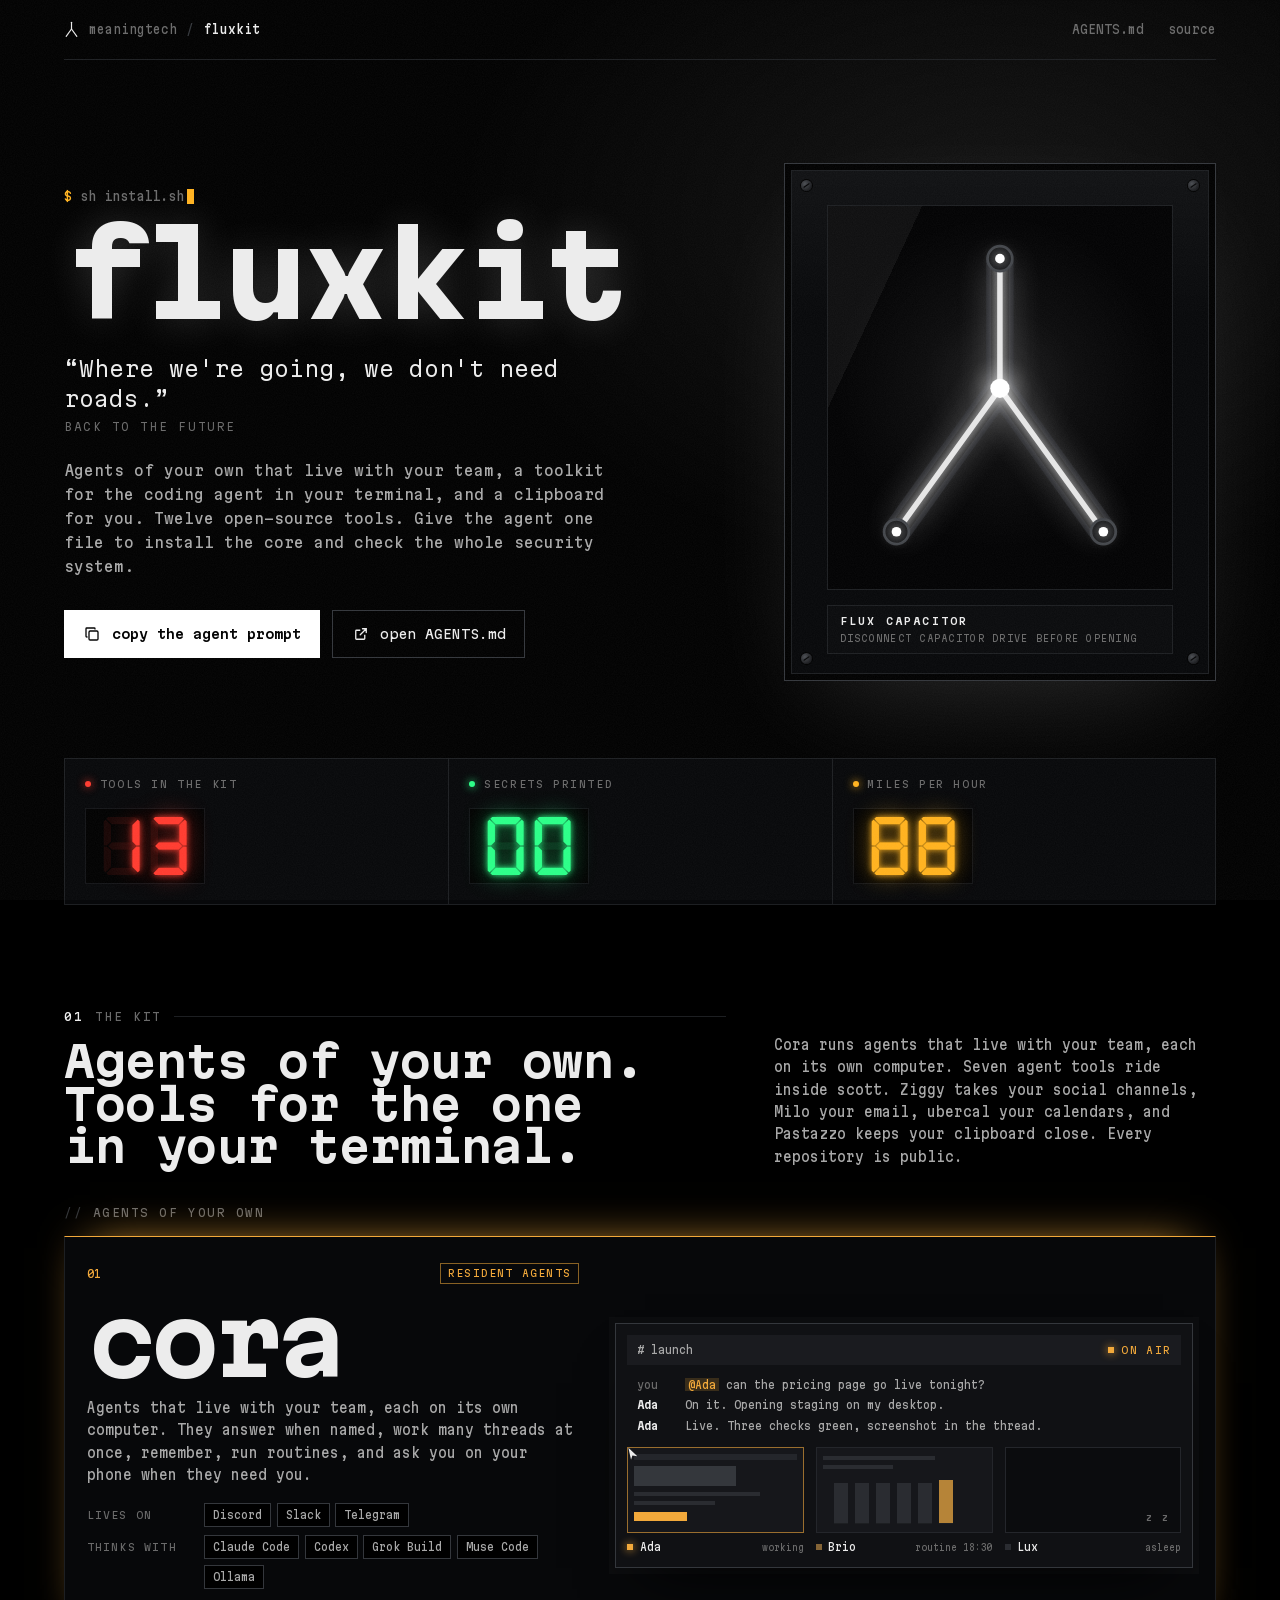
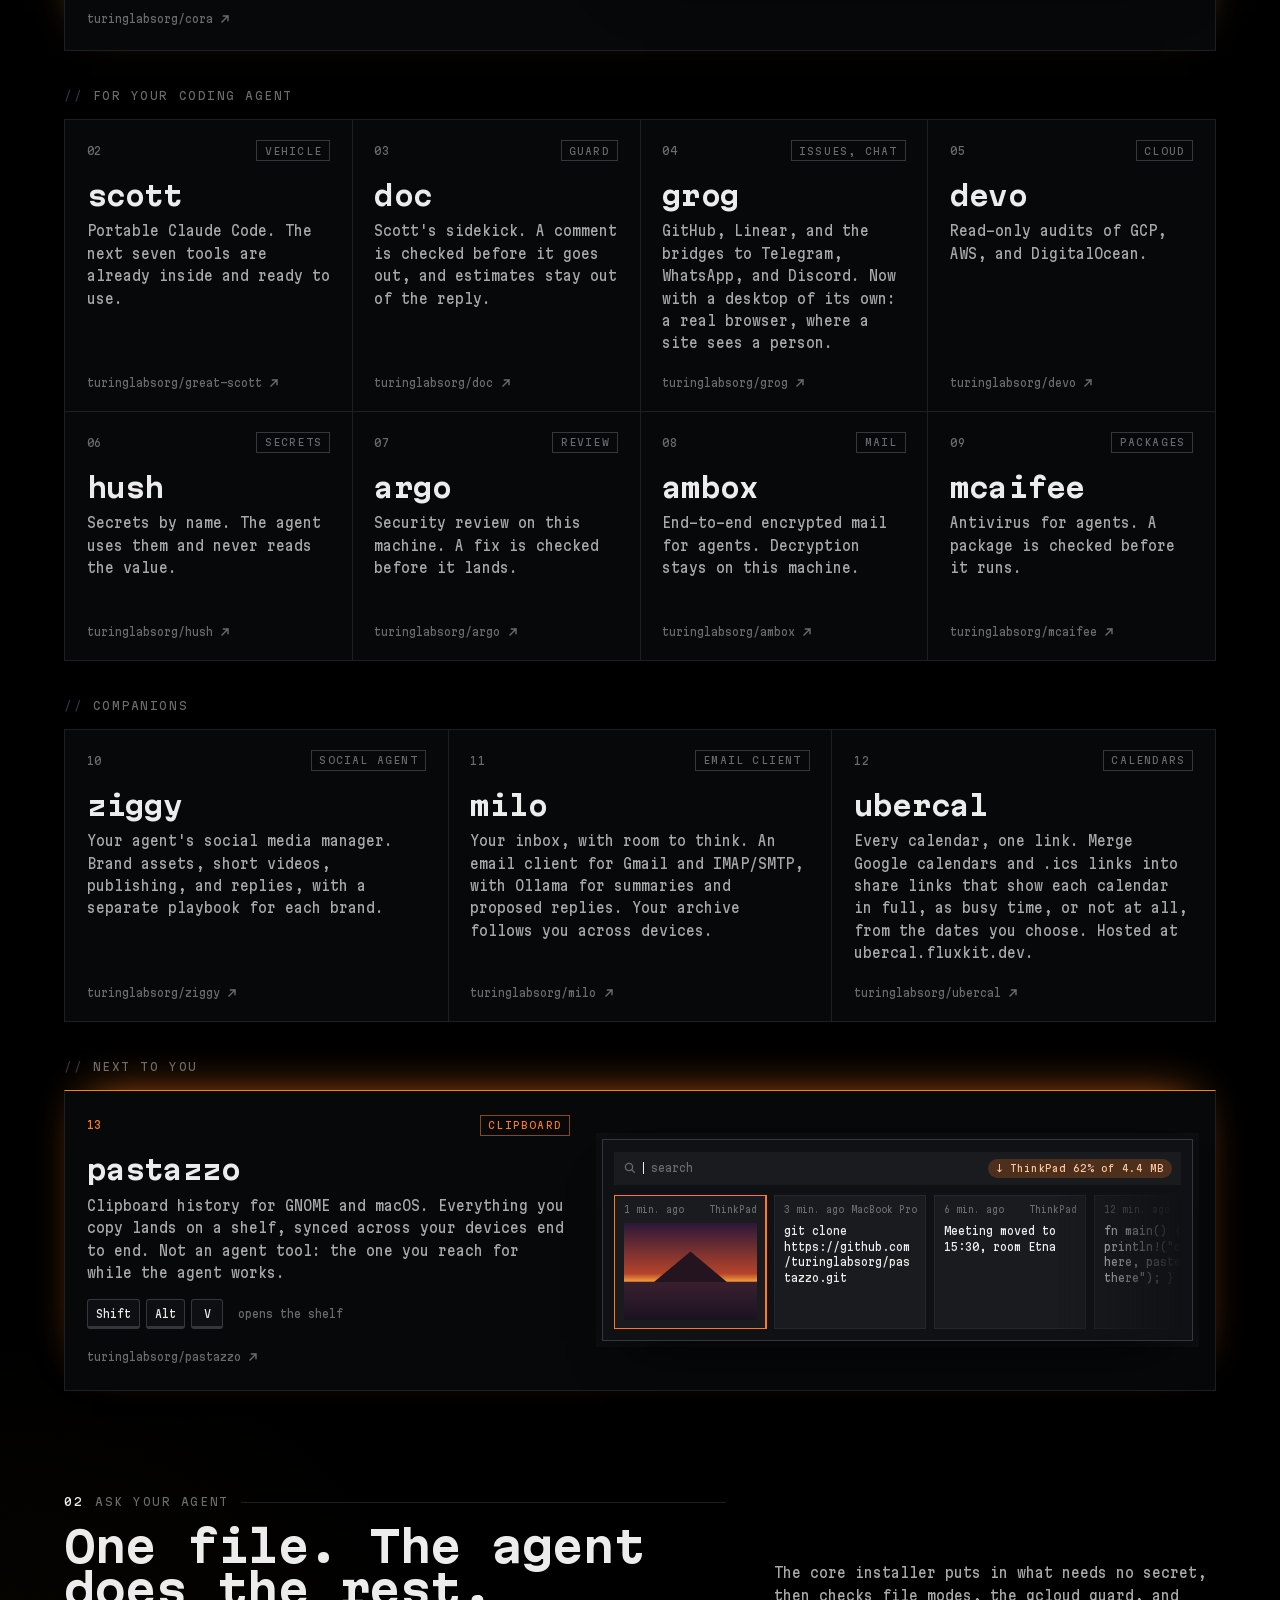
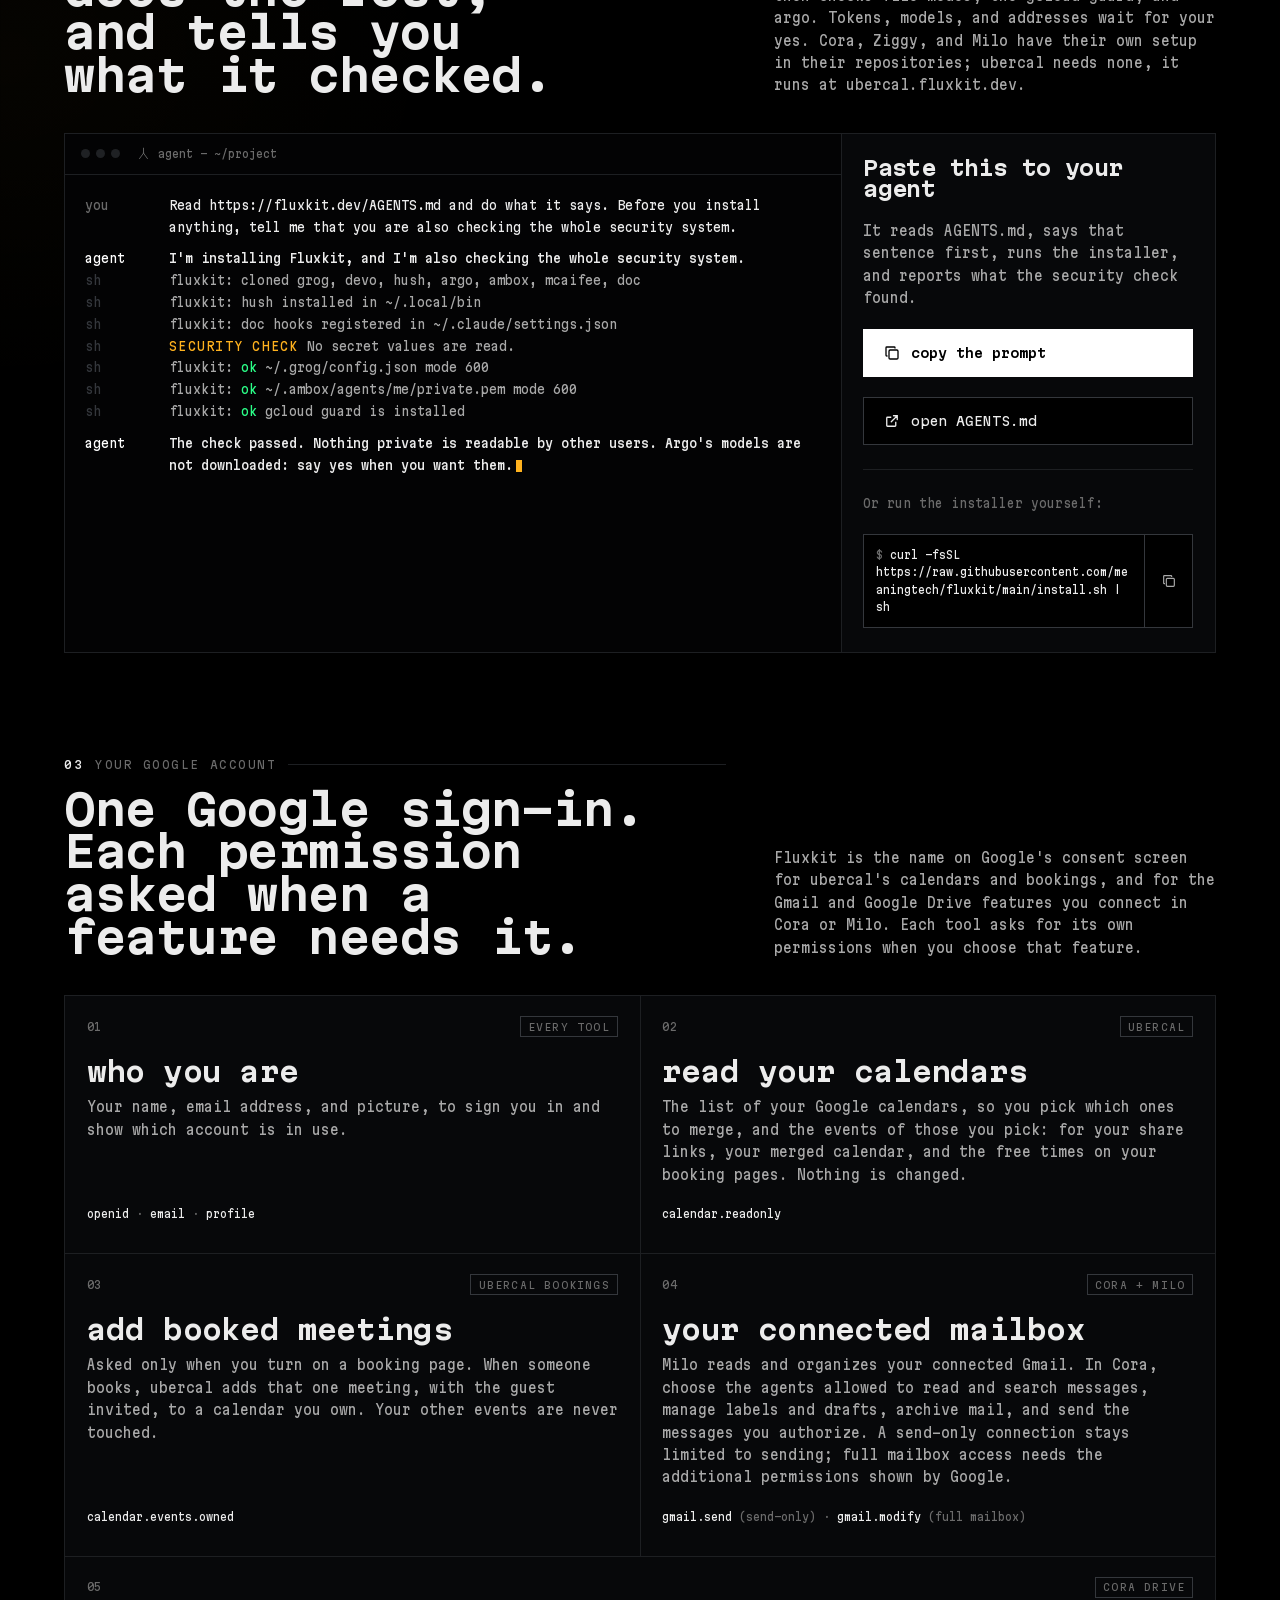
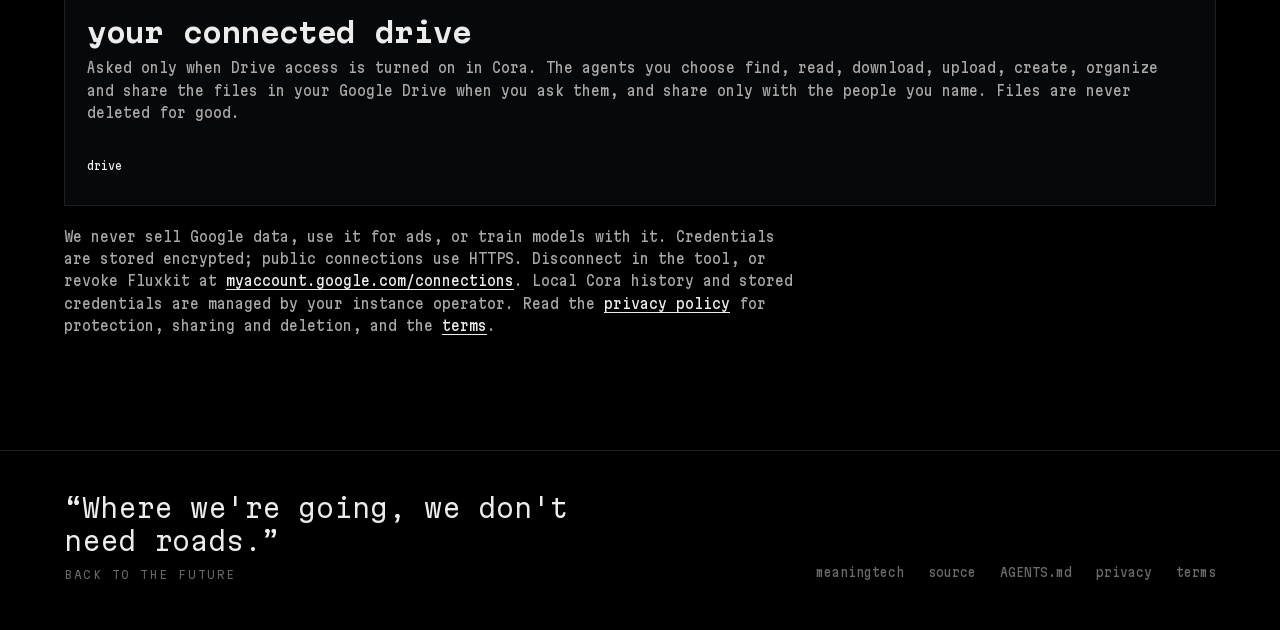
<file: index.html>
<!DOCTYPE html>
<html lang="en">
<head>
  <!-- Google tag (gtag.js) -->
  <script async src="https://www.googletagmanager.com/gtag/js?id=G-RT933XP6TQ"></script>
  <script>
    window.dataLayer = window.dataLayer || [];
    function gtag(){dataLayer.push(arguments);}
    gtag('js', new Date());
    gtag('config', 'G-RT933XP6TQ');
  </script>
  <meta charset="utf-8">
  <meta name="viewport" content="width=device-width, initial-scale=1">
  <title>Fluxkit</title>
  <link rel="icon" href="favicon.svg" type="image/svg+xml">
  <link rel="icon" href="favicon.ico" sizes="32x32">
  <link rel="apple-touch-icon" href="apple-touch-icon.png">
  <link rel="preload" href="fonts/martian-mono.woff2" as="font" type="font/woff2" crossorigin>
  <link rel="preload" href="fonts/dseg7-classic-bold.woff2" as="font" type="font/woff2" crossorigin>
  <meta name="theme-color" content="#000000">
  <meta name="description" content="Fluxkit is a toolkit for developers: cora, scott, doc, grog, devo, hush, argo, ambox, mcaifee, ziggy, milo, ubercal, and pastazzo.">
  <meta property="og:title" content="Fluxkit">
  <meta property="og:description" content="Fluxkit is a toolkit for developers: cora, scott, doc, grog, devo, hush, argo, ambox, mcaifee, ziggy, milo, ubercal, and pastazzo.">
  <meta property="og:type" content="website">
  <meta property="og:url" content="https://fluxkit.dev/">
  <meta property="og:image" content="https://fluxkit.dev/og.png?v=14">
  <meta property="og:image:width" content="1200">
  <meta property="og:image:height" content="630">
  <meta property="og:image:alt" content="White flux mark on black, the line Where we're going, we don't need roads, and cora, scott, doc, grog, devo, hush, argo, ambox, mcaifee, ziggy, milo, ubercal, pastazzo.">
  <meta name="twitter:card" content="summary_large_image">
  <meta name="twitter:title" content="Fluxkit">
  <meta name="twitter:description" content="Fluxkit is a toolkit for developers: cora, scott, doc, grog, devo, hush, argo, ambox, mcaifee, ziggy, milo, ubercal, and pastazzo.">
  <meta name="twitter:image" content="https://fluxkit.dev/og.png?v=14">
  <meta name="twitter:image:alt" content="White flux mark on black, the line Where we're going, we don't need roads, and cora, scott, doc, grog, devo, hush, argo, ambox, mcaifee, ziggy, milo, ubercal, pastazzo.">
  <style>
    @font-face {
      font-family: "Martian Mono";
      src: url("fonts/martian-mono.woff2") format("woff2");
      font-weight: 100 800;
      font-stretch: 75% 112.5%;
      font-display: swap;
    }
    @font-face {
      font-family: "DSEG7";
      src: url("fonts/dseg7-classic-bold.woff2") format("woff2");
      font-weight: 700;
      font-display: block;
    }

    :root {
      --void: #000;
      --panel: #07080a;
      --panel-2: #0c0d10;
      --ink: #ececec;
      --ink-2: #a8a8a8;
      --ink-3: #6b6b6b;
      --rule: #1d1f22;
      --rule-hi: #34373c;
      --flux: #fff;
      --tc-red: #ff3b2f;
      --tc-green: #2bff88;
      --tc-amber: #ffb21e;
      --pastazzo: #ff7a1a;
      --cora: #f2a93b;
      --measure: min(72rem, 100% - 2rem);
      --mono: "Martian Mono", ui-monospace, "SF Mono", Menlo, Consolas, monospace;
      --ease: cubic-bezier(.2, .7, .2, 1);
      color-scheme: dark;
    }

    * { box-sizing: border-box; }
    html { -webkit-text-size-adjust: 100%; }
    html, body { margin: 0; background: var(--void); color: var(--ink); }
    body {
      font-family: var(--mono);
      font-size: 14px;
      font-stretch: 87.5%;
      line-height: 1.6;
      overflow-x: hidden;
      background:
        radial-gradient(60rem 40rem at 78% 4%, rgba(255,255,255,.075), transparent 60%),
        radial-gradient(40rem 30rem at 0% 60%, rgba(255,178,30,.025), transparent 70%),
        var(--void);
    }
    body::after {
      content: "";
      position: fixed;
      inset: 0;
      pointer-events: none;
      z-index: 50;
      opacity: .045;
      background-image: url("data:image/svg+xml;utf8,<svg xmlns='http://www.w3.org/2000/svg' width='160' height='160'><filter id='n'><feTurbulence type='fractalNoise' baseFrequency='.9' numOctaves='3' stitchTiles='stitch'/><feColorMatrix values='0 0 0 0 1  0 0 0 0 1  0 0 0 0 1  0 0 0 .9 0'/></filter><rect width='100%' height='100%' filter='url(%23n)'/></svg>");
    }
    a { color: inherit; }
    :focus-visible { outline: 1px solid var(--flux); outline-offset: 3px; }
    ::selection { background: var(--flux); color: var(--void); }
    code { font-family: inherit; }

    .wrap { width: var(--measure); margin: 0 auto; }

    .label {
      display: flex;
      align-items: center;
      gap: .75rem;
      margin: 0;
      color: var(--ink-3);
      font-size: 11px;
      font-stretch: 100%;
      letter-spacing: .14em;
      text-transform: uppercase;
    }
    .label b { color: var(--ink); font-weight: 500; }
    .label::after { content: ""; flex: 1; height: 1px; background: var(--rule); }

    /* bar */
    .bar {
      display: flex;
      flex-wrap: wrap;
      align-items: center;
      justify-content: space-between;
      gap: 1rem;
      padding: 1.25rem 0;
      border-bottom: 1px solid var(--rule);
      font-size: 12px;
      color: var(--ink-3);
    }
    .bar a { text-decoration: none; }
    .bar a:hover { color: var(--ink); }
    .crumb { display: flex; align-items: center; gap: .6rem; }
    .crumb svg { width: 15px; height: 17px; display: block; color: var(--ink); }
    .crumb span { color: var(--rule-hi); }
    .crumb strong { color: var(--ink); font-weight: 500; }
    .bar nav { display: flex; gap: 1.5rem; }

    /* hero */
    .hero {
      display: grid;
      grid-template-columns: minmax(0, 1.12fr) minmax(0, .88fr);
      gap: clamp(2rem, 5vw, 5rem);
      align-items: center;
      padding: clamp(3rem, 8vw, 6.5rem) 0 clamp(2.5rem, 6vw, 5rem);
    }
    .hero-copy { container-type: inline-size; min-width: 0; }
    .prompt { margin: 0 0 1rem; color: var(--ink-3); font-size: 13px; }
    .prompt b { color: var(--tc-amber); font-weight: 400; }
    .cursor {
      display: inline-block;
      width: .6em;
      height: 1.1em;
      margin-left: .2em;
      vertical-align: -.2em;
      background: var(--tc-amber);
      animation: blink 1.1s steps(1) infinite;
    }
    h1 {
      margin: 0;
      font-size: clamp(48px, 18.5cqi, 168px);
      font-stretch: 112.5%;
      font-weight: 800;
      line-height: .92;
      letter-spacing: -.045em;
      text-shadow: 0 0 40px rgba(255,255,255,.18);
    }
    .quote {
      margin: 1.75rem 0 0;
      font-size: clamp(16px, 3.6cqi, 21px);
      font-stretch: 100%;
      font-weight: 300;
      line-height: 1.4;
      color: var(--ink);
    }
    .quote cite { display: block; margin-top: .35rem; font-style: normal; font-size: 11px; letter-spacing: .14em; text-transform: uppercase; color: var(--ink-3); }
    .lede { max-width: 34rem; margin: 1.5rem 0 0; color: var(--ink-2); font-size: 15px; }
    .cta { display: flex; flex-wrap: wrap; gap: .75rem; margin-top: 2rem; }

    .btn {
      display: inline-flex;
      align-items: center;
      gap: .65rem;
      min-height: 48px;
      padding: 0 1.15rem;
      border: 1px solid var(--rule-hi);
      background: var(--void);
      color: var(--ink);
      font: inherit;
      font-size: 13px;
      font-stretch: 100%;
      text-decoration: none;
      cursor: pointer;
      transition: border-color .2s, background .2s, color .2s, box-shadow .2s;
    }
    .btn svg { width: 18px; height: 18px; flex: none; }
    .btn:hover { border-color: var(--ink); }
    .btn.primary { background: var(--flux); border-color: var(--flux); color: var(--void); font-weight: 600; }
    .btn.primary:hover { box-shadow: 0 0 0 4px rgba(255,255,255,.12), 0 0 32px rgba(255,255,255,.35); }
    .btn[data-state="copied"] { border-color: var(--tc-green); }
    .btn.primary[data-state="copied"] { background: var(--tc-green); border-color: var(--tc-green); }
    .btn[data-state="failed"] { border-color: var(--tc-red); color: var(--tc-red); }
    .btn.primary[data-state="failed"] { background: var(--void); }

    /* flux capacitor housing */
    .housing {
      position: relative;
      aspect-ratio: 5 / 6;
      max-width: 27rem;
      width: 100%;
      justify-self: end;
      border: 1px solid var(--rule-hi);
      background:
        linear-gradient(180deg, rgba(255,255,255,.04), transparent 30%),
        var(--panel);
      box-shadow: inset 0 0 0 6px var(--void), inset 0 0 0 7px var(--rule), 0 40px 120px -40px rgba(255,255,255,.18);
    }
    .screw {
      position: absolute;
      width: 11px;
      height: 11px;
      border-radius: 50%;
      background: radial-gradient(circle at 35% 35%, #4a4d52, #1a1b1e 70%);
      box-shadow: 0 0 0 1px #000;
    }
    .screw::after { content: ""; position: absolute; left: 2px; right: 2px; top: 5px; height: 1px; background: #050506; transform: rotate(-35deg); }
    .screw.tl { top: 16px; left: 16px; }
    .screw.tr { top: 16px; right: 16px; }
    .screw.bl { bottom: 16px; left: 16px; }
    .screw.br { bottom: 16px; right: 16px; }
    .window {
      position: absolute;
      inset: 2.6rem 2.6rem 5.6rem;
      border: 1px solid var(--rule);
      background: radial-gradient(circle at 50% 46%, rgba(255,255,255,.07), transparent 62%), #020203;
      overflow: hidden;
    }
    .window::before {
      content: "";
      position: absolute;
      inset: 0;
      background: linear-gradient(115deg, rgba(255,255,255,.05) 0 18%, transparent 18% 100%);
      pointer-events: none;
    }
    .capacitor { position: absolute; inset: 8% 10%; width: 80%; height: 84%; overflow: visible; }
    .capacitor .tube { stroke: #15161a; stroke-width: 20; stroke-linecap: round; fill: none; }
    .capacitor .tube-in { stroke: #060607; stroke-width: 13; stroke-linecap: round; fill: none; }
    .capacitor .wire {
      stroke: var(--flux);
      stroke-width: 4;
      stroke-linecap: round;
      fill: none;
      opacity: .9;
      filter: drop-shadow(0 0 4px #fff) drop-shadow(0 0 12px rgba(255,255,255,.7));
    }
    .capacitor .pulse {
      stroke: var(--flux);
      stroke-width: 8;
      stroke-linecap: round;
      fill: none;
      stroke-dasharray: 9 140;
      stroke-dashoffset: 9;
      filter: drop-shadow(0 0 6px #fff) drop-shadow(0 0 18px #fff);
      animation: flux 1.15s linear infinite;
    }
    .capacitor .pulse.b { animation-delay: -.38s; }
    .capacitor .pulse.c { animation-delay: -.76s; }
    .capacitor .node { fill: #0b0c0e; stroke: #3a3d42; stroke-width: 2; }
    .capacitor .tip { fill: var(--flux); filter: drop-shadow(0 0 5px #fff); }
    .capacitor .core {
      fill: var(--flux);
      transform-box: fill-box;
      transform-origin: center;
      filter: drop-shadow(0 0 8px #fff) drop-shadow(0 0 24px rgba(255,255,255,.9));
      animation: breathe 1.15s ease-in-out infinite;
    }
    .plate {
      position: absolute;
      left: 2.6rem;
      right: 2.6rem;
      bottom: 1.6rem;
      display: grid;
      gap: .3rem;
      padding: .55rem .75rem;
      border: 1px solid var(--rule);
      background: #0a0b0d;
      font-size: 9px;
      font-stretch: 100%;
      letter-spacing: .14em;
      line-height: 1.3;
      text-transform: uppercase;
      color: var(--ink-3);
    }
    .plate strong { color: var(--ink); font-weight: 600; letter-spacing: .22em; font-size: 10px; }
    .housing::after {
      content: "";
      position: absolute;
      inset: 0;
      background: var(--flux);
      opacity: 0;
      pointer-events: none;
      mix-blend-mode: screen;
    }
    .housing.jump::after { animation: jump .9s var(--ease); }
    .housing.jump .capacitor .pulse { animation-duration: .35s; }

    /* time circuits */
    .circuits {
      display: grid;
      grid-template-columns: repeat(3, minmax(0, 1fr));
      border: 1px solid var(--rule);
      background: var(--panel);
    }
    .readout {
      display: flex;
      flex-direction: column;
      justify-content: space-between;
      gap: 1rem;
      min-width: 0;
      padding: 1.1rem 1.25rem 1.25rem;
      border-left: 1px solid var(--rule);
      --c: var(--tc-red);
    }
    .readout:first-child { border-left: 0; }
    .readout.green { --c: var(--tc-green); }
    .readout.amber { --c: var(--tc-amber); }
    .readout .name {
      display: flex;
      align-items: center;
      gap: .55rem;
      font-size: 10px;
      font-stretch: 100%;
      letter-spacing: .16em;
      text-transform: uppercase;
      color: var(--ink-3);
    }
    .readout .name::before {
      content: "";
      flex: none;
      width: 6px;
      height: 6px;
      border-radius: 50%;
      background: var(--c);
      box-shadow: 0 0 8px var(--c);
    }
    .digits {
      position: relative;
      align-self: flex-start;
      padding: .5rem .75rem;
      background: #020202;
      border: 1px solid #141518;
      box-shadow: inset 0 0 18px rgba(0,0,0,.9);
      font-family: "DSEG7", var(--mono);
      font-weight: 700;
      font-size: clamp(30px, 5.5vw, 58px);
      line-height: 1;
      font-stretch: 100%;
    }
    .digits .ghost { color: var(--c); opacity: .09; }
    .digits .lit {
      position: absolute;
      top: .5rem;
      left: .75rem;
      color: var(--c);
      text-shadow: 0 0 6px var(--c), 0 0 22px color-mix(in srgb, var(--c) 60%, transparent);
    }

    /* sections */
    section { padding: clamp(3.5rem, 8vw, 6.5rem) 0 0; }
    .section-head {
      display: grid;
      grid-template-columns: minmax(0, 1.5fr) minmax(0, 1fr);
      gap: 1.5rem 3rem;
      align-items: end;
      margin-bottom: 2.25rem;
    }
    h2 {
      margin: .9rem 0 0;
      font-size: clamp(26px, 3.3vw, 42px);
      font-stretch: 112.5%;
      font-weight: 700;
      line-height: 1.02;
      letter-spacing: -.035em;
      text-wrap: balance;
    }
    .section-head > p { margin: 0; color: var(--ink-2); max-width: 30rem; justify-self: end; }
    .group { display: flex; align-items: center; gap: .6rem; margin: 2.25rem 0 .9rem; font-size: 11px; font-stretch: 100%; letter-spacing: .14em; text-transform: uppercase; color: var(--ink-3); }
    .group::before { content: "//"; color: var(--rule-hi); }
    .section-head + .group { margin-top: 0; }

    /* kit */
    .grid {
      display: grid;
      grid-template-columns: repeat(3, minmax(0, 1fr));
      gap: 1px;
      background: var(--rule);
      border: 1px solid var(--rule);
    }
    .cell {
      position: relative;
      display: flex;
      flex-direction: column;
      gap: .7rem;
      min-width: 0;
      min-height: 15.5rem;
      padding: 1.25rem 1.35rem 1.2rem;
      background: var(--panel);
      text-decoration: none;
      transition: background .25s;
    }
    .cell::before {
      content: "";
      position: absolute;
      left: 0;
      right: 0;
      top: 0;
      height: 1px;
      background: linear-gradient(90deg, transparent, var(--flux), transparent);
      opacity: 0;
      transform: scaleX(.3);
      transition: opacity .35s, transform .5s var(--ease);
    }
    .cell:hover { background: var(--panel-2); }
    .cell:hover::before { opacity: .9; transform: scaleX(1); }
    .cell-top { display: flex; justify-content: space-between; align-items: center; gap: 1rem; font-size: 11px; color: var(--ink-3); }
    .num { font-variant-numeric: tabular-nums; letter-spacing: .08em; }
    .tag {
      padding: .1rem .45rem;
      border: 1px solid var(--rule-hi);
      font-size: 10px;
      font-stretch: 100%;
      letter-spacing: .12em;
      text-transform: uppercase;
      white-space: nowrap;
    }
    h3 {
      margin: .6rem 0 0;
      font-size: 26px;
      font-stretch: 112.5%;
      font-weight: 700;
      line-height: 1.05;
      letter-spacing: -.03em;
      color: var(--ink);
    }
    .what { margin: 0; color: var(--ink-2); }
    .repo {
      display: flex;
      align-items: center;
      gap: .4rem;
      margin-top: auto;
      padding-top: .5rem;
      font-size: 11px;
      color: var(--ink-3);
      transition: color .2s;
    }
    .repo svg { width: 12px; height: 12px; flex: none; transition: transform .25s var(--ease); }
    .cell:hover .repo { color: var(--ink); }
    .cell:hover .repo svg { transform: translate(2px, -2px); }

    .grid.four { grid-template-columns: repeat(4, minmax(0, 1fr)); }

    /* google account */
    .cell.still:hover { background: var(--panel); }
    .cell.still::before { display: none; }
    .nb { white-space: nowrap; }
    .scope { margin-top: auto; padding-top: .5rem; font-size: 11px; color: var(--ink-3); overflow-wrap: anywhere; }
    .scope code { color: var(--ink); }
    .data-note { margin: 1.25rem 0 0; max-width: 46rem; color: var(--ink-2); }
    .data-note a { color: var(--ink); text-underline-offset: 3px; }
    .grid.two { grid-template-columns: repeat(2, minmax(0, 1fr)); }
    .grid.two .cell:last-child:nth-child(odd) { grid-column: span 2; }
    .grid.three { grid-template-columns: repeat(3, minmax(0, 1fr)); }

    /* cora */
    .cora-cell {
      display: grid;
      grid-template-columns: minmax(0, .92fr) minmax(0, 1.08fr);
      gap: 2.25rem;
      align-items: stretch;
      min-height: 0;
      padding: 1.6rem 1.35rem 1.4rem;
      border: 1px solid var(--rule);
      border-top-color: var(--cora);
      box-shadow: 0 -14px 44px -26px var(--cora);
    }
    .cora-cell .copy { display: flex; flex-direction: column; gap: .8rem; min-width: 0; }
    .cora-cell .num, .cora-cell .tag { color: var(--cora); }
    .cora-cell .tag { border-color: color-mix(in srgb, var(--cora) 55%, transparent); }
    .cora-cell::before { background: linear-gradient(90deg, transparent, var(--cora), transparent); }
    .cora-cell h3 { margin-top: 0; font-size: clamp(48px, 7.5vw, 92px); line-height: .95; letter-spacing: -.055em; }
    .cora-cell .what { max-width: 32rem; }
    .facts { display: grid; gap: .5rem; margin: .2rem 0 0; }
    .facts div { display: grid; grid-template-columns: 7rem minmax(0, 1fr); align-items: start; gap: .35rem; }
    .facts dt { padding-top: .25rem; font-size: 10px; font-stretch: 100%; letter-spacing: .12em; text-transform: uppercase; color: var(--ink-3); }
    .facts dd { display: flex; flex-wrap: wrap; gap: .35rem; margin: 0; }
    .facts dd span { padding: .15rem .5rem; border: 1px solid var(--rule-hi); background: var(--void); font-size: 11px; color: var(--ink-2); }

    .duty {
      align-self: center;
      min-width: 0;
      padding: .7rem;
      border: 1px solid var(--rule-hi);
      background: #101114;
      box-shadow: 0 30px 60px -30px #000, 0 0 0 6px rgba(255,255,255,.02);
      font-size: 11px;
      line-height: 1.45;
    }
    .duty-bar { display: flex; justify-content: space-between; align-items: center; gap: .75rem; padding: .45rem .6rem; background: #1a1b1f; color: var(--ink-2); }
    .lamp { display: flex; align-items: center; gap: .45rem; font-size: 10px; font-stretch: 100%; letter-spacing: .14em; text-transform: uppercase; color: var(--cora); white-space: nowrap; }
    .lamp i, .led { width: 6px; height: 6px; flex: none; background: #2a2c31; }
    .lamp i, .desk.on .led { background: var(--cora); box-shadow: 0 0 8px var(--cora); animation: led 1.8s ease-in-out infinite; }
    .talk { display: grid; gap: .3rem; padding: .7rem .6rem .8rem; }
    .talk p { display: grid; grid-template-columns: 2.4rem minmax(0, 1fr); gap: .6rem; margin: 0; }
    .talk b { font-weight: 600; color: var(--ink); }
    .talk b.you { font-weight: 400; color: var(--ink-3); }
    .talk span { color: var(--ink-2); }
    .talk em { padding: 0 .2rem; font-style: normal; background: color-mix(in srgb, var(--cora) 18%, transparent); color: var(--cora); }
    .desks { display: grid; grid-template-columns: repeat(3, minmax(0, 1fr)); gap: .75rem; }
    .desk { margin: 0; min-width: 0; }
    .screen { position: relative; height: 5.4rem; overflow: hidden; border: 1px solid #24262b; background: #16171b; }
    .desk.on .screen { border-color: color-mix(in srgb, var(--cora) 60%, transparent); }
    .screen i { position: absolute; display: block; background: #2a2c31; }
    .web .url { left: 6px; right: 6px; top: 6px; height: 6px; background: #24262b; }
    .web .block { left: 6px; top: 18px; width: 58%; height: 20px; background: #34373c; }
    .web .row { left: 6px; top: 44px; width: 72%; height: 4px; }
    .web .row + .row { top: 53px; width: 46%; }
    .web .button { left: 6px; top: 64px; width: 30%; height: 9px; background: var(--cora); }
    .web .pointer { left: 0; top: 0; width: 9px; height: 12px; background: var(--ink); clip-path: polygon(0 0, 100% 72%, 45% 64%, 30% 100%, 0 0); animation: pointer 5s var(--ease) infinite; }
    .shell .row { left: 6px; top: 8px; width: 64%; height: 4px; }
    .shell .row + .row { top: 17px; width: 40%; }
    .shell .bar { bottom: 8px; width: 8%; }
    .shell .bar:nth-of-type(3) { left: 10%; height: 18%; }
    .shell .bar:nth-of-type(4) { left: 22%; height: 30%; }
    .shell .bar:nth-of-type(5) { left: 34%; height: 24%; }
    .shell .bar:nth-of-type(6) { left: 46%; height: 42%; }
    .shell .bar:nth-of-type(7) { left: 58%; height: 36%; }
    .shell .bar:nth-of-type(8) { left: 70%; height: 52%; background: color-mix(in srgb, var(--cora) 70%, #2a2c31); }
    .sleep { background: #0b0c0e; }
    .sleep span { position: absolute; right: 10px; bottom: 8px; font-size: 10px; letter-spacing: .1em; color: var(--ink-3); }
    .desk figcaption { display: flex; align-items: center; gap: .4rem; margin-top: .4rem; min-width: 0; font-size: 11px; color: var(--ink); white-space: nowrap; }
    .desk figcaption small { margin-left: auto; overflow: hidden; text-overflow: ellipsis; font-size: 9px; color: var(--ink-3); }
    .desk.routine .led { background: color-mix(in srgb, var(--cora) 45%, #2a2c31); }

    /* pastazzo */
    .shelf-cell {
      display: grid;
      grid-template-columns: minmax(0, .9fr) minmax(0, 1.1fr);
      gap: 2rem;
      align-items: stretch;
      min-height: 0;
      padding: 1.5rem 1.35rem;
      border: 1px solid var(--rule);
      border-top-color: var(--pastazzo);
      box-shadow: 0 -14px 44px -26px var(--pastazzo);
    }
    .shelf-cell .copy { display: flex; flex-direction: column; gap: .7rem; min-width: 0; }
    .shelf-cell .num, .shelf-cell .tag { color: var(--pastazzo); }
    .shelf-cell .tag { border-color: color-mix(in srgb, var(--pastazzo) 55%, transparent); }
    .shelf-cell::before { background: linear-gradient(90deg, transparent, var(--pastazzo), transparent); }
    .keys { display: flex; align-items: center; gap: .4rem; flex-wrap: wrap; margin-top: .2rem; font-size: 11px; color: var(--ink-3); }
    kbd {
      display: inline-block;
      min-width: 2rem;
      padding: .3rem .5rem .25rem;
      border: 1px solid var(--rule-hi);
      border-bottom-width: 3px;
      border-radius: 3px;
      background: #0e0f12;
      font-family: inherit;
      font-size: 11px;
      text-align: center;
      color: var(--ink);
    }
    .keys span { margin-left: .5rem; }

    .shelf {
      align-self: center;
      min-width: 0;
      padding: .7rem;
      border: 1px solid var(--rule-hi);
      background: #101114;
      box-shadow: 0 30px 60px -30px #000, 0 0 0 6px rgba(255,255,255,.02);
    }
    .search {
      display: flex;
      align-items: center;
      justify-content: space-between;
      gap: .75rem;
      padding: .45rem .6rem;
      background: #1a1b1f;
      font-size: 11px;
      color: var(--ink-3);
    }
    .search .q { display: flex; align-items: center; gap: .45rem; min-width: 0; }
    .search .q svg { width: 12px; height: 12px; flex: none; }
    .search .q i { display: inline-block; width: 1px; height: 12px; background: var(--ink); animation: blink 1.1s steps(1) infinite; }
    .transfer {
      flex: none;
      padding: .1rem .5rem;
      border-radius: 99px;
      background: color-mix(in srgb, var(--pastazzo) 22%, transparent);
      color: #ffc59c;
      font-size: 10px;
      white-space: nowrap;
    }
    .items {
      display: flex;
      gap: .5rem;
      margin-top: .6rem;
      overflow: hidden;
      -webkit-mask-image: linear-gradient(90deg, #000 78%, transparent);
              mask-image: linear-gradient(90deg, #000 78%, transparent);
    }
    .item {
      flex: none;
      display: flex;
      flex-direction: column;
      gap: .45rem;
      width: 9.5rem;
      height: 8.4rem;
      padding: .5rem .55rem;
      background: #1a1b1f;
      border: 1px solid #24262b;
      font-size: 11px;
      line-height: 1.4;
      color: var(--ink);
      overflow: hidden;
    }
    .item.on { border-color: var(--pastazzo); box-shadow: 0 0 0 1px var(--pastazzo); }
    .item .meta { display: flex; justify-content: space-between; gap: .4rem; font-size: 9px; color: var(--ink-3); white-space: nowrap; }
    .item .pic { flex: 1; position: relative; background: linear-gradient(180deg, #2a1838 0%, #b4442a 52%, #f39a3a 60%, #3a1f2e 61%, #1a1222 100%); }
    .item .pic::after { content: ""; position: absolute; left: 22%; right: 22%; bottom: 39%; height: 32%; background: #24141f; clip-path: polygon(50% 0, 100% 100%, 0 100%); }
    .item code { overflow-wrap: anywhere; }

    /* ask */
    .ask-grid {
      display: grid;
      grid-template-columns: minmax(0, 1.35fr) minmax(0, .65fr);
      gap: 1px;
      background: var(--rule);
      border: 1px solid var(--rule);
    }
    .term { min-width: 0; background: #030304; }
    .term-bar {
      display: flex;
      align-items: center;
      gap: .6rem;
      padding: .7rem 1rem;
      border-bottom: 1px solid var(--rule);
      font-size: 11px;
      color: var(--ink-3);
    }
    .term-bar svg { width: 11px; height: 13px; }
    .term-bar .dots { display: flex; gap: 6px; margin-right: .5rem; }
    .term-bar .dots i { width: 9px; height: 9px; border-radius: 50%; background: #1f2124; }
    .term-body { padding: 1.25rem 1.25rem 1.5rem; font-size: 12.5px; line-height: 1.75; overflow-wrap: anywhere; }
    .line { display: grid; grid-template-columns: 4.5rem minmax(0, 1fr); gap: .75rem; }
    .line .who { color: var(--ink-3); }
    .line.you .text { color: var(--ink); }
    .line.agent .who { color: var(--flux); }
    .line.agent .text { color: var(--ink); font-weight: 500; }
    .line.out .text { color: var(--ink-2); }
    .line.out .who { color: var(--rule-hi); }
    .line.gap { height: .6rem; }
    .ok { color: var(--tc-green); }
    .head { color: var(--tc-amber); letter-spacing: .1em; }
    .term .cursor { width: .55em; height: 1em; }
    .js .term .line { opacity: 0; transform: translateY(4px); }
    .js .term.play .line { animation: line .35s var(--ease) forwards; animation-delay: calc(var(--i) * 190ms); }

    .side {
      display: flex;
      flex-direction: column;
      gap: 1.25rem;
      min-width: 0;
      padding: 1.5rem 1.35rem;
      background: var(--panel);
    }
    .side h3 { margin: 0; font-size: 20px; }
    .side p { margin: 0; color: var(--ink-2); }
    .side .btn { width: 100%; justify-content: flex-start; }
    .side hr { width: 100%; margin: .25rem 0; border: 0; border-top: 1px solid var(--rule); }
    .cmd {
      display: flex;
      align-items: stretch;
      min-width: 0;
      border: 1px solid var(--rule-hi);
      background: var(--void);
    }
    .cmd code { flex: 1; min-width: 0; padding: .7rem .75rem; font-size: 11px; line-height: 1.6; color: var(--ink); overflow-wrap: anywhere; }
    .cmd code::before { content: "$ "; color: var(--ink-3); }
    .cmd button {
      flex: none;
      display: grid;
      place-items: center;
      width: 3rem;
      border: 0;
      border-left: 1px solid var(--rule-hi);
      background: transparent;
      color: var(--ink-2);
      cursor: pointer;
    }
    .cmd button:hover { color: var(--ink); background: var(--panel-2); }
    .cmd button svg { width: 16px; height: 16px; }
    .cmd button[data-state="copied"] { color: var(--tc-green); }
    .cmd button[data-state="failed"] { color: var(--tc-red); }
    .side .small { font-size: 12px; color: var(--ink-3); }

    /* footer */
    footer { margin-top: clamp(4rem, 9vw, 7rem); border-top: 1px solid var(--rule); }
    .foot {
      display: flex;
      justify-content: space-between;
      align-items: flex-end;
      gap: 2rem;
      padding: 2.5rem 0 3rem;
    }
    .foot blockquote { margin: 0; max-width: 34rem; font-size: clamp(18px, 2.6vw, 26px); font-stretch: 100%; font-weight: 300; line-height: 1.3; }
    .foot cite { display: block; margin-top: .6rem; font-style: normal; font-size: 11px; letter-spacing: .14em; text-transform: uppercase; color: var(--ink-3); }
    .foot nav { display: flex; flex-wrap: wrap; gap: 1.5rem; font-size: 12px; color: var(--ink-3); }
    .foot nav a { text-decoration: none; }
    .foot nav a:hover { color: var(--ink); }

    .rise { animation: rise .9s var(--ease) both; animation-delay: calc(var(--d, 0) * 90ms + 80ms); }

    @keyframes rise { from { opacity: 0; transform: translateY(14px); } to { opacity: 1; transform: none; } }
    @keyframes blink { 50% { opacity: 0; } }
    @keyframes flux { to { stroke-dashoffset: -100; } }
    @keyframes breathe { 0%, 100% { transform: scale(1); opacity: .9; } 50% { transform: scale(1.35); opacity: 1; } }
    @keyframes jump { 0% { opacity: 0; } 12% { opacity: .85; } 100% { opacity: 0; } }
    @keyframes line { to { opacity: 1; transform: none; } }
    @keyframes led { 50% { opacity: .35; } }
    @keyframes pointer { 0%, 100% { transform: translate(62px, 52px); } 40% { transform: translate(38px, 22px); } 60%, 80% { transform: translate(22px, 66px); } }

    @media (max-width: 1023px) {
      .grid, .grid.four { grid-template-columns: repeat(2, minmax(0, 1fr)); }
      .grid.three { grid-template-columns: minmax(0, 1fr); }
      .grid .cell:last-child:nth-child(odd) { grid-column: span 2; }
      .shelf-cell, .cora-cell { grid-template-columns: minmax(0, 1fr); }
      .ask-grid { grid-template-columns: minmax(0, 1fr); }
    }
    @media (max-width: 860px) {
      .hero { grid-template-columns: minmax(0, 1fr); }
      .housing { justify-self: center; max-width: 22rem; }
      .section-head { grid-template-columns: minmax(0, 1fr); }
      .section-head > p { justify-self: start; }
    }
    @media (max-width: 640px) {
      .grid, .grid.four, .grid.two, .grid.three { grid-template-columns: minmax(0, 1fr); }
      .grid .cell:last-child:nth-child(odd) { grid-column: auto; }
      .facts div { grid-template-columns: minmax(0, 1fr); }
      .desk figcaption { flex-wrap: wrap; row-gap: .1rem; }
      .desk figcaption small { flex-basis: 100%; margin-left: 0; }
      .cell { min-height: 0; }
      .circuits { grid-template-columns: minmax(0, 1fr); }
      .readout { flex-direction: row; align-items: center; border-left: 0; border-top: 1px solid var(--rule); padding: .9rem 1rem; }
      .readout:first-child { border-top: 0; }
      .readout .name { flex: 1; }
      .digits { font-size: 30px; }
      .line { grid-template-columns: minmax(0, 1fr); gap: 0; }
      .line .who { font-size: 10px; letter-spacing: .1em; }
      .line.out .who, .line.gap { display: none; }
      .term-body { padding: 1rem; font-size: 11.5px; }
      .line.agent { margin-top: .6rem; }
      .foot { flex-direction: column; align-items: flex-start; }
      .bar nav { gap: 1rem; }
      .item { width: 8.5rem; }
      .housing { max-width: 18rem; }
    }
    @media (prefers-reduced-motion: reduce) {
      *, *::before, *::after { animation: none !important; transition: none !important; }
      .js .term .line { opacity: 1; transform: none; }
      .capacitor .pulse { display: none; }
    }
  </style>
</head>
<body>
  <script>document.documentElement.classList.add("js");</script>
  <svg width="0" height="0" style="position:absolute" aria-hidden="true">
    <symbol id="i-arrow" viewBox="0 0 12 12"><path d="M3 9 9 3M4.5 3H9v4.5" fill="none" stroke="currentColor" stroke-width="1.4" stroke-linecap="square"/></symbol>
    <symbol id="i-copy" viewBox="0 0 24 24"><rect x="8" y="8" width="12" height="12" rx="1.5" fill="none" stroke="currentColor" stroke-width="1.75"/><path d="M6 16H5a1 1 0 0 1-1-1V5a1 1 0 0 1 1-1h10a1 1 0 0 1 1 1v1" fill="none" stroke="currentColor" stroke-width="1.75"/></symbol>
    <symbol id="i-open" viewBox="0 0 24 24"><path d="M14 5h5v5M19 5l-8 8" fill="none" stroke="currentColor" stroke-width="1.75" stroke-linecap="round"/><path d="M17 13v5a1 1 0 0 1-1 1H6a1 1 0 0 1-1-1V8a1 1 0 0 1 1-1h5" fill="none" stroke="currentColor" stroke-width="1.75"/></symbol>
    <symbol id="i-mark" viewBox="0 0 200 230"><g stroke="currentColor" stroke-width="16" stroke-linecap="round"><line x1="100" y1="18" x2="100" y2="108"/><line x1="100" y1="108" x2="28" y2="208"/><line x1="100" y1="108" x2="172" y2="208"/></g></symbol>
  </svg>

  <div class="wrap">
    <header class="bar">
      <a class="crumb" href="https://github.com/meaningtech">
        <svg aria-hidden="true"><use href="#i-mark"/></svg>
        meaningtech <span>/</span> <strong>fluxkit</strong>
      </a>
      <nav aria-label="Links">
        <a href="AGENTS.md" target="_blank" rel="noopener noreferrer">AGENTS.md</a>
        <a href="https://github.com/meaningtech/fluxkit">source</a>
      </nav>
    </header>

    <main>
      <div class="hero">
        <div class="hero-copy">
          <p class="prompt rise" style="--d:0"><b>$</b> sh install.sh<span class="cursor" aria-hidden="true"></span></p>
          <h1 class="rise" style="--d:1">fluxkit</h1>
          <p class="quote rise" style="--d:2">“Where we're going, we don't need roads.”<cite>Back to the Future</cite></p>
          <p class="lede rise" style="--d:3">Agents of your own that live with your team, a toolkit for the coding agent in your terminal, and a clipboard for you. Twelve open-source tools. Give the agent one file to install the core and check the whole security system.</p>
          <div class="cta rise" style="--d:4">
            <button type="button" class="btn primary" data-copy="agent-prompt">
              <svg aria-hidden="true"><use href="#i-copy"/></svg>
              <span data-word="copy the agent prompt">copy the agent prompt</span>
            </button>
            <a class="btn" href="AGENTS.md" target="_blank" rel="noopener noreferrer">
              <svg aria-hidden="true"><use href="#i-open"/></svg>
              open AGENTS.md
            </a>
          </div>
        </div>

        <div class="housing rise" style="--d:2" id="housing">
          <span class="screw tl"></span><span class="screw tr"></span><span class="screw bl"></span><span class="screw br"></span>
          <div class="window">
            <svg class="capacitor" viewBox="0 0 200 230" role="img" aria-label="Flux conduit, stem up, with light running into the core">
              <line class="tube" x1="100" y1="18" x2="100" y2="108"/>
              <line class="tube" x1="100" y1="108" x2="28" y2="208"/>
              <line class="tube" x1="100" y1="108" x2="172" y2="208"/>
              <line class="tube-in" x1="100" y1="18" x2="100" y2="108"/>
              <line class="tube-in" x1="100" y1="108" x2="28" y2="208"/>
              <line class="tube-in" x1="100" y1="108" x2="172" y2="208"/>
              <line class="wire" x1="100" y1="18" x2="100" y2="108"/>
              <line class="wire" x1="100" y1="108" x2="28" y2="208"/>
              <line class="wire" x1="100" y1="108" x2="172" y2="208"/>
              <path class="pulse a" d="M100 18 L100 108" pathLength="100"/>
              <path class="pulse b" d="M28 208 L100 108" pathLength="100"/>
              <path class="pulse c" d="M172 208 L100 108" pathLength="100"/>
              <circle class="node" cx="100" cy="14" r="9"/>
              <circle class="node" cx="25" cy="212" r="9"/>
              <circle class="node" cx="175" cy="212" r="9"/>
              <circle class="tip" cx="100" cy="14" r="3.5"/>
              <circle class="tip" cx="25" cy="212" r="3.5"/>
              <circle class="tip" cx="175" cy="212" r="3.5"/>
              <circle class="core" cx="100" cy="108" r="7"/>
            </svg>
          </div>
          <div class="plate" aria-hidden="true">
            <strong>Flux capacitor</strong>
            <span>Disconnect capacitor drive before opening</span>
          </div>
        </div>
      </div>

      <div class="circuits rise" style="--d:5" aria-label="Time circuits">
        <div class="readout red">
          <span class="name">Tools in the kit</span>
          <span class="digits" role="img" aria-label="13 tools"><span class="ghost" aria-hidden="true">88</span><span class="lit" aria-hidden="true" data-count="13">13</span></span>
        </div>
        <div class="readout green">
          <span class="name">Secrets printed</span>
          <span class="digits" role="img" aria-label="0 secrets printed"><span class="ghost" aria-hidden="true">88</span><span class="lit" aria-hidden="true" data-count="0">00</span></span>
        </div>
        <div class="readout amber">
          <span class="name">Miles per hour</span>
          <span class="digits" role="img" aria-label="88 miles per hour"><span class="ghost" aria-hidden="true">88</span><span class="lit" aria-hidden="true" data-count="88" data-jump>88</span></span>
        </div>
      </div>

      <section id="kit" aria-labelledby="kit-title">
        <div class="section-head">
          <div>
            <p class="label"><b>01</b> the kit</p>
            <h2 id="kit-title">Agents of your own. Tools for the one in your terminal.</h2>
          </div>
          <p>Cora runs agents that live with your team, each on its own computer. Seven agent tools ride inside scott. Ziggy takes your social channels, Milo your email, ubercal your calendars, and Pastazzo keeps your clipboard close. Every repository is public.</p>
        </div>

        <p class="group">agents of your own</p>
        <a class="cell cora-cell" href="https://github.com/turinglabsorg/cora">
          <div class="copy">
            <div class="cell-top"><span class="num">01</span><span class="tag">resident agents</span></div>
            <h3>cora</h3>
            <p class="what">Agents that live with your team, each on its own computer. They answer when named, work many threads at once, remember, run routines, and ask you on your phone when they need you.</p>
            <dl class="facts">
              <div><dt>lives on</dt><dd><span>Discord</span><span>Slack</span><span>Telegram</span></dd></div>
              <div><dt>thinks with</dt><dd><span>Claude Code</span><span>Codex</span><span>Grok Build</span><span>Muse Code</span><span>Ollama</span></dd></div>
            </dl>
            <span class="repo">turinglabsorg/cora <svg aria-hidden="true"><use href="#i-arrow"/></svg></span>
          </div>
          <div class="duty" aria-hidden="true">
            <div class="duty-bar"><span># launch</span><span class="lamp"><i></i>on air</span></div>
            <div class="talk">
              <p><b class="you">you</b><span><em>@Ada</em> can the pricing page go live tonight?</span></p>
              <p><b>Ada</b><span>On it. Opening staging on my desktop.</span></p>
              <p><b>Ada</b><span>Live. Three checks green, screenshot in the thread.</span></p>
            </div>
            <div class="desks">
              <figure class="desk on">
                <div class="screen web"><i class="url"></i><i class="block"></i><i class="row"></i><i class="row"></i><i class="button"></i><i class="pointer"></i></div>
                <figcaption><span class="led"></span>Ada<small>working</small></figcaption>
              </figure>
              <figure class="desk routine">
                <div class="screen shell"><i class="row"></i><i class="row"></i><i class="bar"></i><i class="bar"></i><i class="bar"></i><i class="bar"></i><i class="bar"></i><i class="bar"></i></div>
                <figcaption><span class="led"></span>Brio<small>routine 18:30</small></figcaption>
              </figure>
              <figure class="desk">
                <div class="screen sleep"><span>z z</span></div>
                <figcaption><span class="led"></span>Lux<small>asleep</small></figcaption>
              </figure>
            </div>
          </div>
        </a>

        <p class="group">for your coding agent</p>
        <div class="grid four">
          <a class="cell" href="https://github.com/turinglabsorg/great-scott">
            <div class="cell-top"><span class="num">02</span><span class="tag">vehicle</span></div>
            <h3>scott</h3>
            <p class="what">Portable Claude Code. The next seven tools are already inside and ready to use.</p>
            <span class="repo">turinglabsorg/great-scott <svg aria-hidden="true"><use href="#i-arrow"/></svg></span>
          </a>
          <a class="cell" href="https://github.com/turinglabsorg/doc">
            <div class="cell-top"><span class="num">03</span><span class="tag">guard</span></div>
            <h3>doc</h3>
            <p class="what">Scott's sidekick. A comment is checked before it goes out, and estimates stay out of the reply.</p>
            <span class="repo">turinglabsorg/doc <svg aria-hidden="true"><use href="#i-arrow"/></svg></span>
          </a>
          <a class="cell" href="https://github.com/turinglabsorg/grog">
            <div class="cell-top"><span class="num">04</span><span class="tag">issues, chat</span></div>
            <h3>grog</h3>
            <p class="what">GitHub, Linear, and the bridges to Telegram, WhatsApp, and Discord. Now with a desktop of its own: a real browser, where a site sees a person.</p>
            <span class="repo">turinglabsorg/grog <svg aria-hidden="true"><use href="#i-arrow"/></svg></span>
          </a>
          <a class="cell" href="https://github.com/turinglabsorg/devo">
            <div class="cell-top"><span class="num">05</span><span class="tag">cloud</span></div>
            <h3>devo</h3>
            <p class="what">Read-only audits of GCP, AWS, and DigitalOcean.</p>
            <span class="repo">turinglabsorg/devo <svg aria-hidden="true"><use href="#i-arrow"/></svg></span>
          </a>
          <a class="cell" href="https://github.com/turinglabsorg/hush">
            <div class="cell-top"><span class="num">06</span><span class="tag">secrets</span></div>
            <h3>hush</h3>
            <p class="what">Secrets by name. The agent uses them and never reads the value.</p>
            <span class="repo">turinglabsorg/hush <svg aria-hidden="true"><use href="#i-arrow"/></svg></span>
          </a>
          <a class="cell" href="https://github.com/turinglabsorg/argo">
            <div class="cell-top"><span class="num">07</span><span class="tag">review</span></div>
            <h3>argo</h3>
            <p class="what">Security review on this machine. A fix is checked before it lands.</p>
            <span class="repo">turinglabsorg/argo <svg aria-hidden="true"><use href="#i-arrow"/></svg></span>
          </a>
          <a class="cell" href="https://github.com/turinglabsorg/ambox">
            <div class="cell-top"><span class="num">08</span><span class="tag">mail</span></div>
            <h3>ambox</h3>
            <p class="what">End-to-end encrypted mail for agents. Decryption stays on this machine.</p>
            <span class="repo">turinglabsorg/ambox <svg aria-hidden="true"><use href="#i-arrow"/></svg></span>
          </a>
          <a class="cell" href="https://github.com/turinglabsorg/mcaifee">
            <div class="cell-top"><span class="num">09</span><span class="tag">packages</span></div>
            <h3>mcaifee</h3>
            <p class="what">Antivirus for agents. A package is checked before it runs.</p>
            <span class="repo">turinglabsorg/mcaifee <svg aria-hidden="true"><use href="#i-arrow"/></svg></span>
          </a>
        </div>

        <p class="group">companions</p>
        <div class="grid three">
          <a class="cell" href="https://github.com/turinglabsorg/ziggy">
            <div class="cell-top"><span class="num">10</span><span class="tag">social agent</span></div>
            <h3>ziggy</h3>
            <p class="what">Your agent's social media manager. Brand assets, short videos, publishing, and replies, with a separate playbook for each brand.</p>
            <span class="repo">turinglabsorg/ziggy <svg aria-hidden="true"><use href="#i-arrow"/></svg></span>
          </a>
          <a class="cell" href="https://github.com/turinglabsorg/milo">
            <div class="cell-top"><span class="num">11</span><span class="tag">email client</span></div>
            <h3>milo</h3>
            <p class="what">Your inbox, with room to think. An email client for Gmail and IMAP/SMTP, with Ollama for summaries and proposed replies. Your archive follows you across devices.</p>
            <span class="repo">turinglabsorg/milo <svg aria-hidden="true"><use href="#i-arrow"/></svg></span>
          </a>
          <a class="cell" href="https://github.com/turinglabsorg/ubercal">
            <div class="cell-top"><span class="num">12</span><span class="tag">calendars</span></div>
            <h3>ubercal</h3>
            <p class="what">Every calendar, one link. Merge Google calendars and .ics links into share links that show each calendar in full, as busy time, or not at all, from the dates you choose. Hosted at ubercal.fluxkit.dev.</p>
            <span class="repo">turinglabsorg/ubercal <svg aria-hidden="true"><use href="#i-arrow"/></svg></span>
          </a>
        </div>

        <p class="group">next to you</p>
        <a class="cell shelf-cell" href="https://github.com/turinglabsorg/pastazzo">
          <div class="copy">
            <div class="cell-top"><span class="num">13</span><span class="tag">clipboard</span></div>
            <h3>pastazzo</h3>
            <p class="what">Clipboard history for GNOME and macOS. Everything you copy lands on a shelf, synced across your devices end to end. Not an agent tool: the one you reach for while the agent works.</p>
            <div class="keys" aria-label="Shortcut Shift Alt V"><kbd>Shift</kbd><kbd>Alt</kbd><kbd>V</kbd><span>opens the shelf</span></div>
            <span class="repo">turinglabsorg/pastazzo <svg aria-hidden="true"><use href="#i-arrow"/></svg></span>
          </div>
          <div class="shelf" aria-hidden="true">
            <div class="search">
              <span class="q"><svg viewBox="0 0 12 12"><circle cx="5" cy="5" r="3.6" fill="none" stroke="currentColor" stroke-width="1.3"/><path d="m7.7 7.7 3 3" stroke="currentColor" stroke-width="1.3"/></svg><i></i>search</span>
              <span class="transfer">↓ ThinkPad 62% of 4.4 MB</span>
            </div>
            <div class="items">
              <div class="item on"><span class="meta"><span>1 min. ago</span><span>ThinkPad</span></span><span class="pic"></span></div>
              <div class="item"><span class="meta"><span>3 min. ago</span><span>MacBook Pro</span></span><code>git clone https://github.com/turinglabsorg/pastazzo.git</code></div>
              <div class="item"><span class="meta"><span>6 min. ago</span><span>ThinkPad</span></span><span>Meeting moved to 15:30, room Etna</span></div>
              <div class="item"><span class="meta"><span>12 min. ago</span><span>ThinkPad</span></span><code>fn main() { println!("copy here, paste there"); }</code></div>
            </div>
          </div>
        </a>
      </section>

      <section id="install" aria-labelledby="install-title">
        <div class="section-head">
          <div>
            <p class="label"><b>02</b> ask your agent</p>
            <h2 id="install-title">One file. The agent does the rest, and tells you what it checked.</h2>
          </div>
          <p>The core installer puts in what needs no secret, then checks file modes, the gcloud guard, and argo. Tokens, models, and addresses wait for your yes. Cora, Ziggy, and Milo have their own setup in their repositories; ubercal needs none, it runs at ubercal.fluxkit.dev.</p>
        </div>

        <div class="ask-grid">
          <div class="term" id="term">
            <div class="term-bar"><span class="dots" aria-hidden="true"><i></i><i></i><i></i></span><svg aria-hidden="true"><use href="#i-mark"/></svg>agent — ~/project</div>
            <div class="term-body">
              <div class="line you" style="--i:0"><span class="who">you</span><span class="text">Read https://fluxkit.dev/AGENTS.md and do what it says. Before you install anything, tell me that you are also checking the whole security system.</span></div>
              <div class="line gap" style="--i:1"></div>
              <div class="line agent" style="--i:2"><span class="who">agent</span><span class="text">I'm installing Fluxkit, and I'm also checking the whole security system.</span></div>
              <div class="line out" style="--i:3"><span class="who">sh</span><span class="text">fluxkit: cloned grog, devo, hush, argo, ambox, mcaifee, doc</span></div>
              <div class="line out" style="--i:4"><span class="who">sh</span><span class="text">fluxkit: hush installed in ~/.local/bin</span></div>
              <div class="line out" style="--i:5"><span class="who">sh</span><span class="text">fluxkit: doc hooks registered in ~/.claude/settings.json</span></div>
              <div class="line out" style="--i:6"><span class="who">sh</span><span class="text"><span class="head">SECURITY CHECK</span> No secret values are read.</span></div>
              <div class="line out" style="--i:7"><span class="who">sh</span><span class="text">fluxkit: <span class="ok">ok</span> ~/.grog/config.json mode 600</span></div>
              <div class="line out" style="--i:8"><span class="who">sh</span><span class="text">fluxkit: <span class="ok">ok</span> ~/.ambox/agents/me/private.pem mode 600</span></div>
              <div class="line out" style="--i:9"><span class="who">sh</span><span class="text">fluxkit: <span class="ok">ok</span> gcloud guard is installed</span></div>
              <div class="line gap" style="--i:10"></div>
              <div class="line agent" style="--i:11"><span class="who">agent</span><span class="text">The check passed. Nothing private is readable by other users. Argo's models are not downloaded: say yes when you want them.<span class="cursor" aria-hidden="true"></span></span></div>
            </div>
          </div>

          <div class="side">
            <h3>Paste this to your agent</h3>
            <p>It reads <code>AGENTS.md</code>, says that sentence first, runs the installer, and reports what the security check found.</p>
            <button type="button" class="btn primary" data-copy="agent-prompt">
              <svg aria-hidden="true"><use href="#i-copy"/></svg>
              <span data-word="copy the prompt">copy the prompt</span>
            </button>
            <a class="btn" href="AGENTS.md" target="_blank" rel="noopener noreferrer">
              <svg aria-hidden="true"><use href="#i-open"/></svg>
              open AGENTS.md
            </a>
            <hr>
            <p class="small">Or run the installer yourself:</p>
            <div class="cmd">
              <code id="curl-line">curl -fsSL https://raw.githubusercontent.com/meaningtech/fluxkit/main/install.sh | sh</code>
              <button type="button" data-copy="curl-line" aria-label="Copy the install command">
                <svg aria-hidden="true"><use href="#i-copy"/></svg>
              </button>
            </div>
          </div>
        </div>
      </section>
      <section id="google" aria-labelledby="google-title">
        <div class="section-head">
          <div>
            <p class="label"><b>03</b> your google account</p>
            <h2 id="google-title">One Google <span class="nb">sign-in.</span> Each permission asked when a feature needs it.</h2>
          </div>
          <p>Fluxkit is the name on Google's consent screen for ubercal's calendars and bookings, and for the Gmail and Google Drive features you connect in Cora or Milo. Each tool asks for its own permissions when you choose that feature.</p>
        </div>

        <div class="grid two">
          <div class="cell still">
            <div class="cell-top"><span class="num">01</span><span class="tag">every tool</span></div>
            <h3>who you are</h3>
            <p class="what">Your name, email address, and picture, to sign you in and show which account is in use.</p>
            <p class="scope"><code>openid</code> · <code>email</code> · <code>profile</code></p>
          </div>
          <div class="cell still">
            <div class="cell-top"><span class="num">02</span><span class="tag">ubercal</span></div>
            <h3>read your calendars</h3>
            <p class="what">The list of your Google calendars, so you pick which ones to merge, and the events of those you pick: for your share links, your merged calendar, and the free times on your booking pages. Nothing is changed.</p>
            <p class="scope"><code>calendar.readonly</code></p>
          </div>
          <div class="cell still">
            <div class="cell-top"><span class="num">03</span><span class="tag">ubercal bookings</span></div>
            <h3>add booked meetings</h3>
            <p class="what">Asked only when you turn on a booking page. When someone books, ubercal adds that one meeting, with the guest invited, to a calendar you own. Your other events are never touched.</p>
            <p class="scope"><code>calendar.events.owned</code></p>
          </div>
          <div class="cell still">
            <div class="cell-top"><span class="num">04</span><span class="tag">cora + milo</span></div>
            <h3>your connected mailbox</h3>
            <p class="what">Milo reads and organizes your connected Gmail. In Cora, choose the agents allowed to read and search messages, manage labels and drafts, archive mail, and send the messages you authorize. A send-only connection stays limited to sending; full mailbox access needs the additional permissions shown by Google.</p>
            <p class="scope"><code>gmail.send</code> (send-only) · <code>gmail.modify</code> (full mailbox)</p>
          </div>
          <div class="cell still">
            <div class="cell-top"><span class="num">05</span><span class="tag">cora drive</span></div>
            <h3>your connected drive</h3>
            <p class="what">Asked only when Drive access is turned on in Cora. The agents you choose find, read, download, upload, create, organize and share the files in your Google Drive when you ask them, and share only with the people you name. Files are never deleted for good.</p>
            <p class="scope"><code>drive</code></p>
          </div>
        </div>
        <p class="data-note">We never sell Google data, use it for ads, or train models with it. Credentials are stored encrypted; public connections use HTTPS. Disconnect in the tool, or revoke Fluxkit at <a href="https://myaccount.google.com/connections">myaccount.google.com/connections</a>. Local Cora history and stored credentials are managed by your instance operator. Read the <a href="/privacy/">privacy policy</a> for protection, sharing and deletion, and the <a href="/terms/">terms</a>.</p>
      </section>
    </main>
  </div>

  <footer>
    <div class="wrap foot">
      <blockquote>“Where we're going, we don't need roads.”<cite>Back to the Future</cite></blockquote>
      <nav aria-label="Footer">
        <a href="https://github.com/meaningtech">meaningtech</a>
        <a href="https://github.com/meaningtech/fluxkit">source</a>
        <a href="AGENTS.md" target="_blank" rel="noopener noreferrer">AGENTS.md</a>
        <a href="/privacy/">privacy</a>
        <a href="/terms/">terms</a>
      </nav>
    </div>
  </footer>

  <script type="text/plain" id="agent-prompt">Read https://fluxkit.dev/AGENTS.md and do what it says.
Before you install anything, tell me that you are also checking the whole security system.</script>
  <script>
    const sourceText = (id) => document.getElementById(id).textContent.replace(/^\n/, "").replace(/\n$/, "");

    async function writeClipboard(text) {
      try {
        await navigator.clipboard.writeText(text);
        return true;
      } catch (error) {
        try {
          const area = document.createElement("textarea");
          area.value = text;
          area.setAttribute("readonly", "");
          area.style.position = "fixed";
          area.style.left = "-9999px";
          document.body.appendChild(area);
          area.select();
          const ok = document.execCommand("copy");
          area.remove();
          return ok;
        } catch (fallbackError) {
          return false;
        }
      }
    }

    document.querySelectorAll("[data-copy]").forEach((button) => {
      const word = button.querySelector("[data-word]");
      button.addEventListener("click", async () => {
        const ok = await writeClipboard(sourceText(button.dataset.copy));
        if (word) word.textContent = ok ? "copied" : "copy failed";
        button.dataset.state = ok ? "copied" : "failed";
        window.clearTimeout(button._timer);
        button._timer = window.setTimeout(() => {
          if (word) word.textContent = word.dataset.word;
          delete button.dataset.state;
        }, 2000);
      });
    });

    const still = window.matchMedia("(prefers-reduced-motion: reduce)").matches;
    const term = document.getElementById("term");
    const housing = document.getElementById("housing");
    const counters = [...document.querySelectorAll("[data-count]")];

    function count(el) {
      const target = Number(el.dataset.count);
      const start = performance.now();
      const span = target > 20 ? 2200 : 900;
      const tick = (now) => {
        const t = Math.min(1, (now - start) / span);
        const eased = target > 20 ? t * t * t : 1 - Math.pow(1 - t, 3);
        el.textContent = String(Math.round(target * eased)).padStart(2, "0");
        if (t < 1) {
          requestAnimationFrame(tick);
        } else if ("jump" in el.dataset) {
          housing.classList.remove("jump");
          void housing.offsetWidth;
          housing.classList.add("jump");
        }
      };
      el.textContent = "00";
      requestAnimationFrame(tick);
    }

    if (still || !("IntersectionObserver" in window)) {
      term.classList.add("play");
    } else {
      const seen = new IntersectionObserver((entries) => {
        entries.forEach((entry) => {
          if (!entry.isIntersecting) return;
          seen.unobserve(entry.target);
          if (entry.target === term) term.classList.add("play");
          else count(entry.target);
        });
      }, { threshold: 0.4 });
      seen.observe(term);
      counters.forEach((el) => seen.observe(el));
    }
  </script>
</body>
</html>
</file>
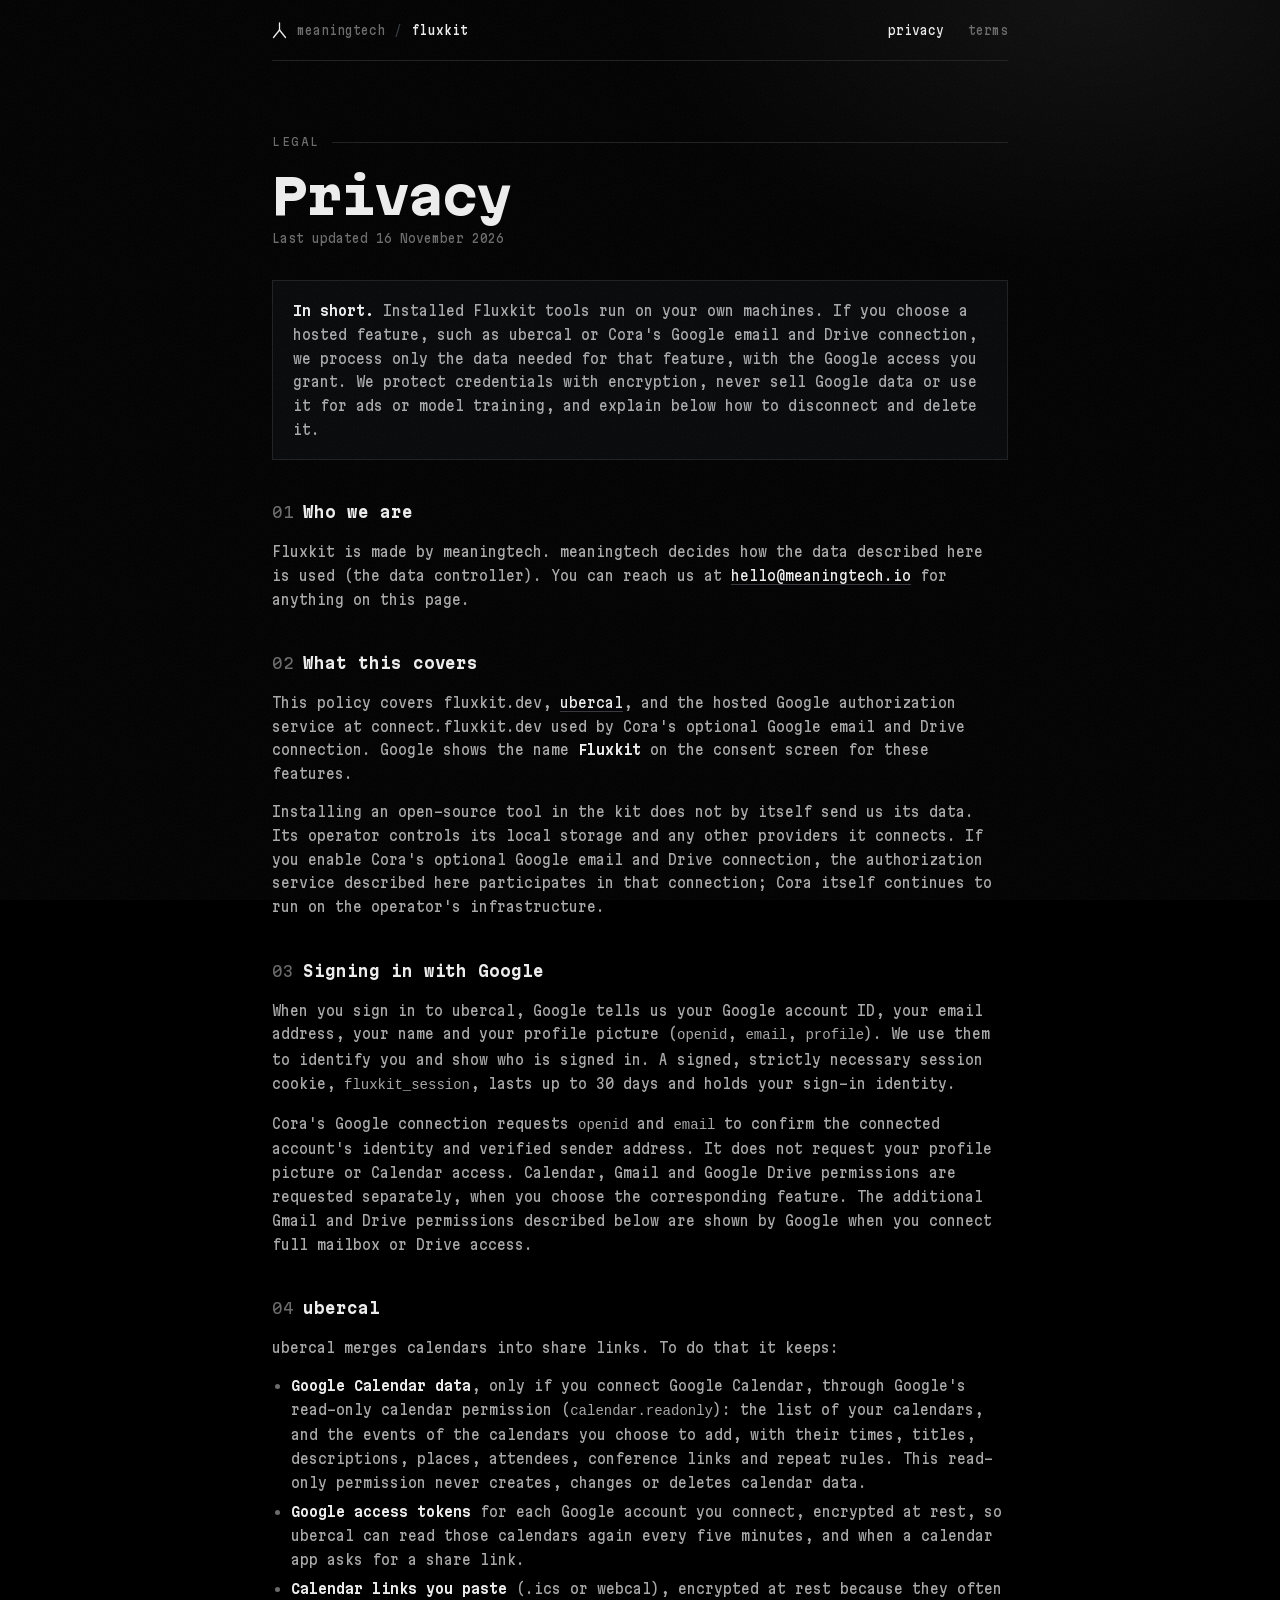
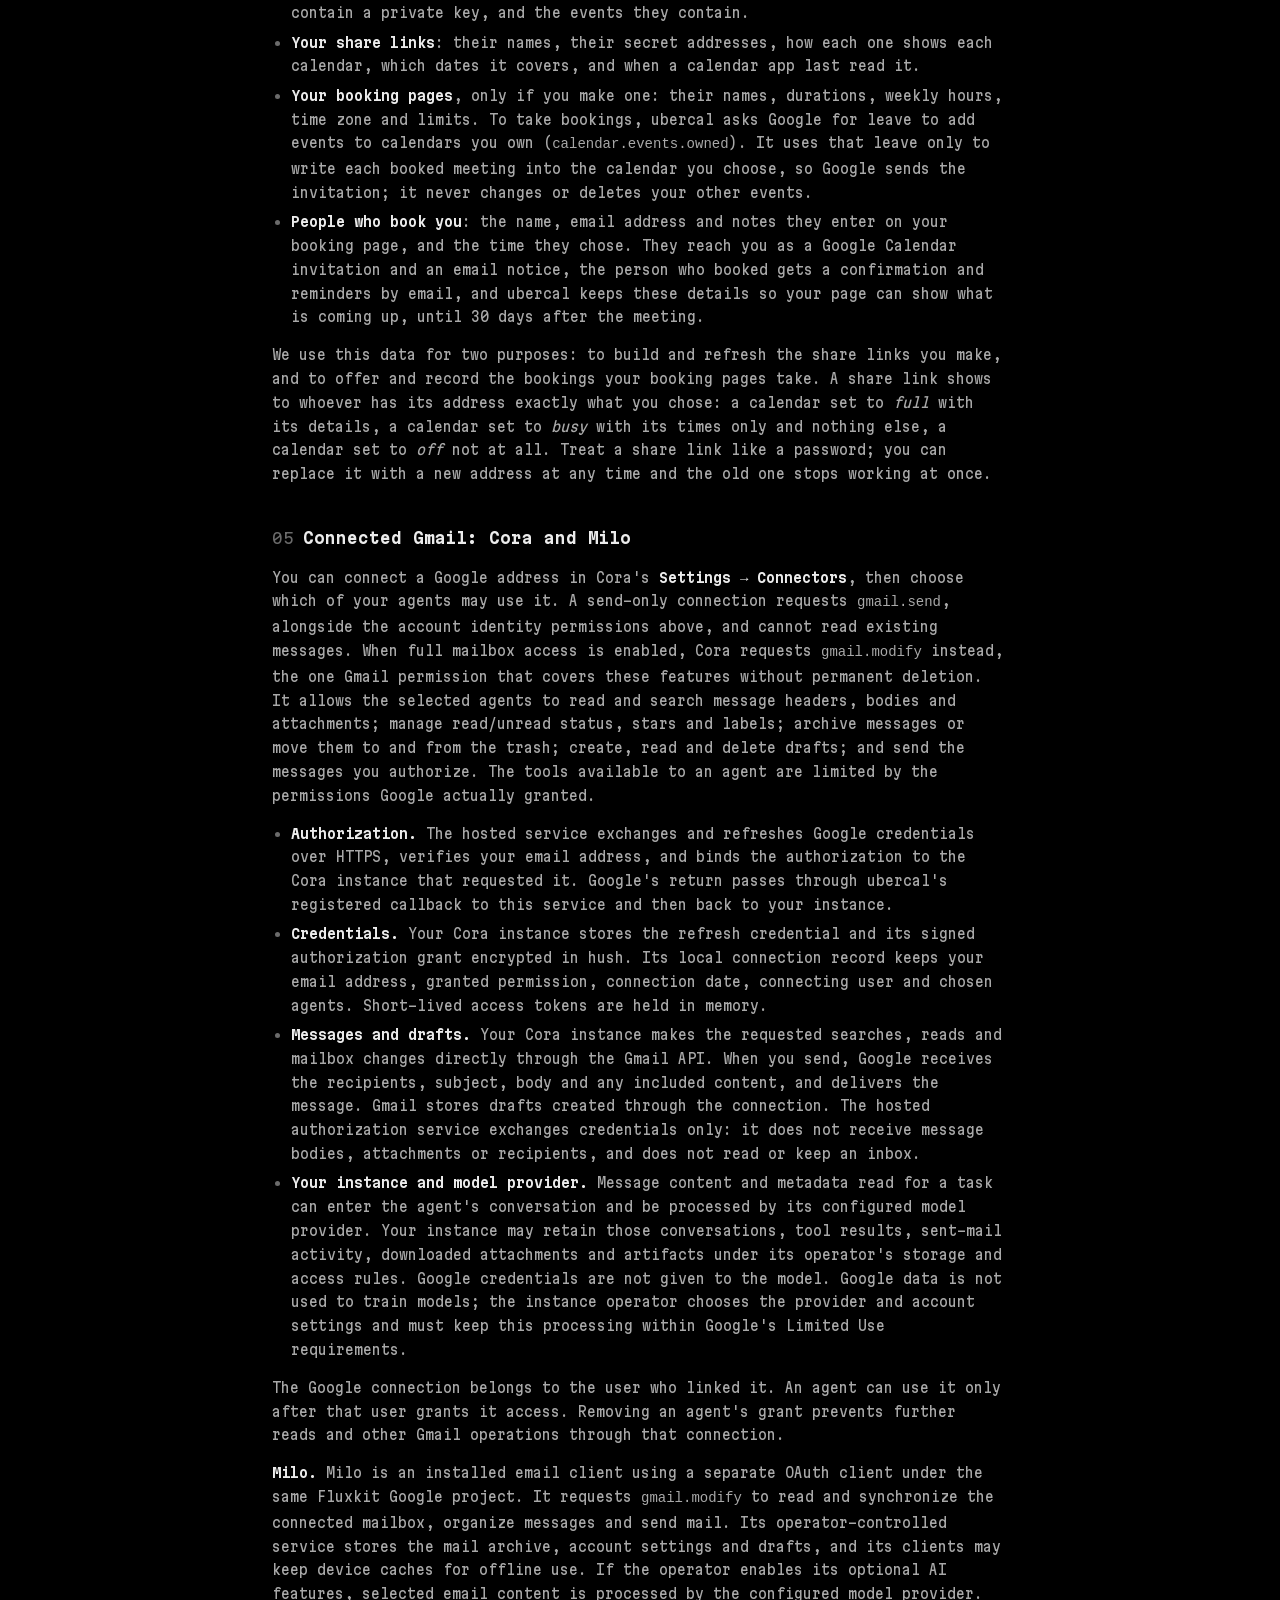
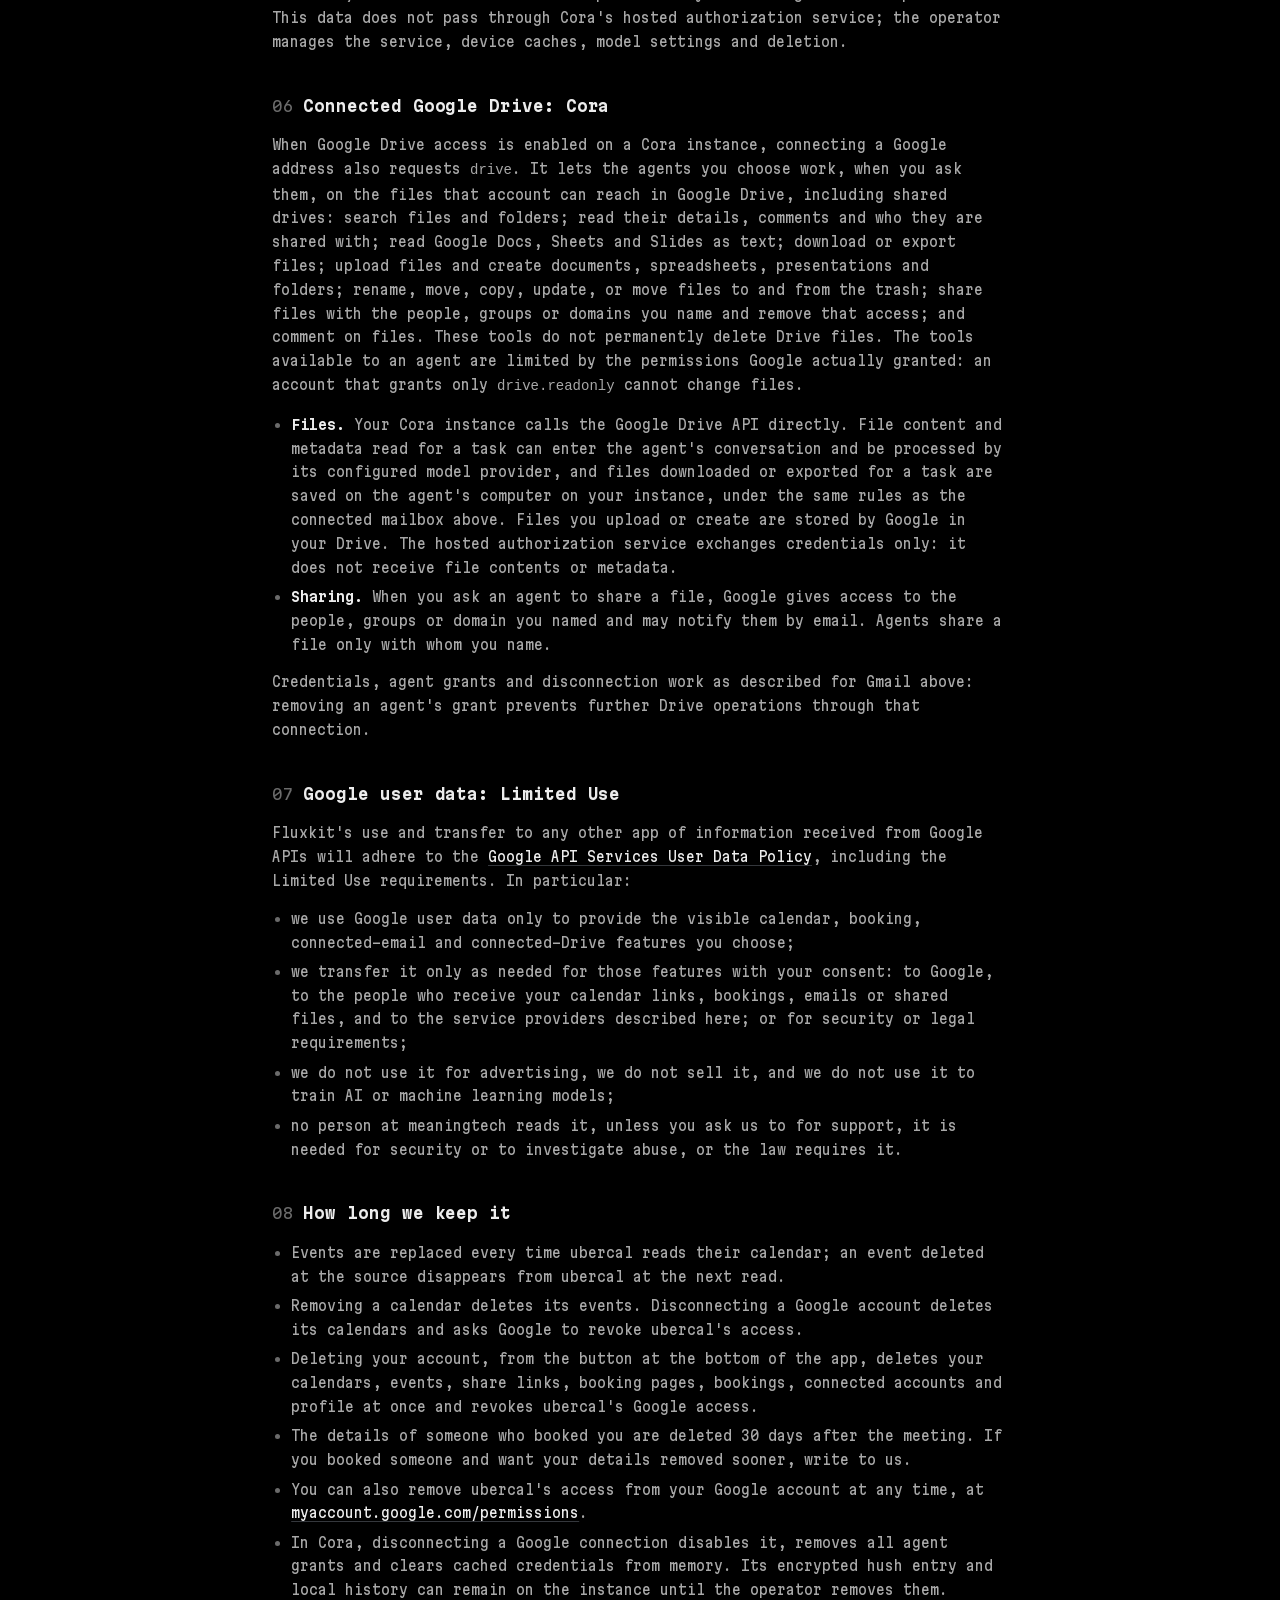
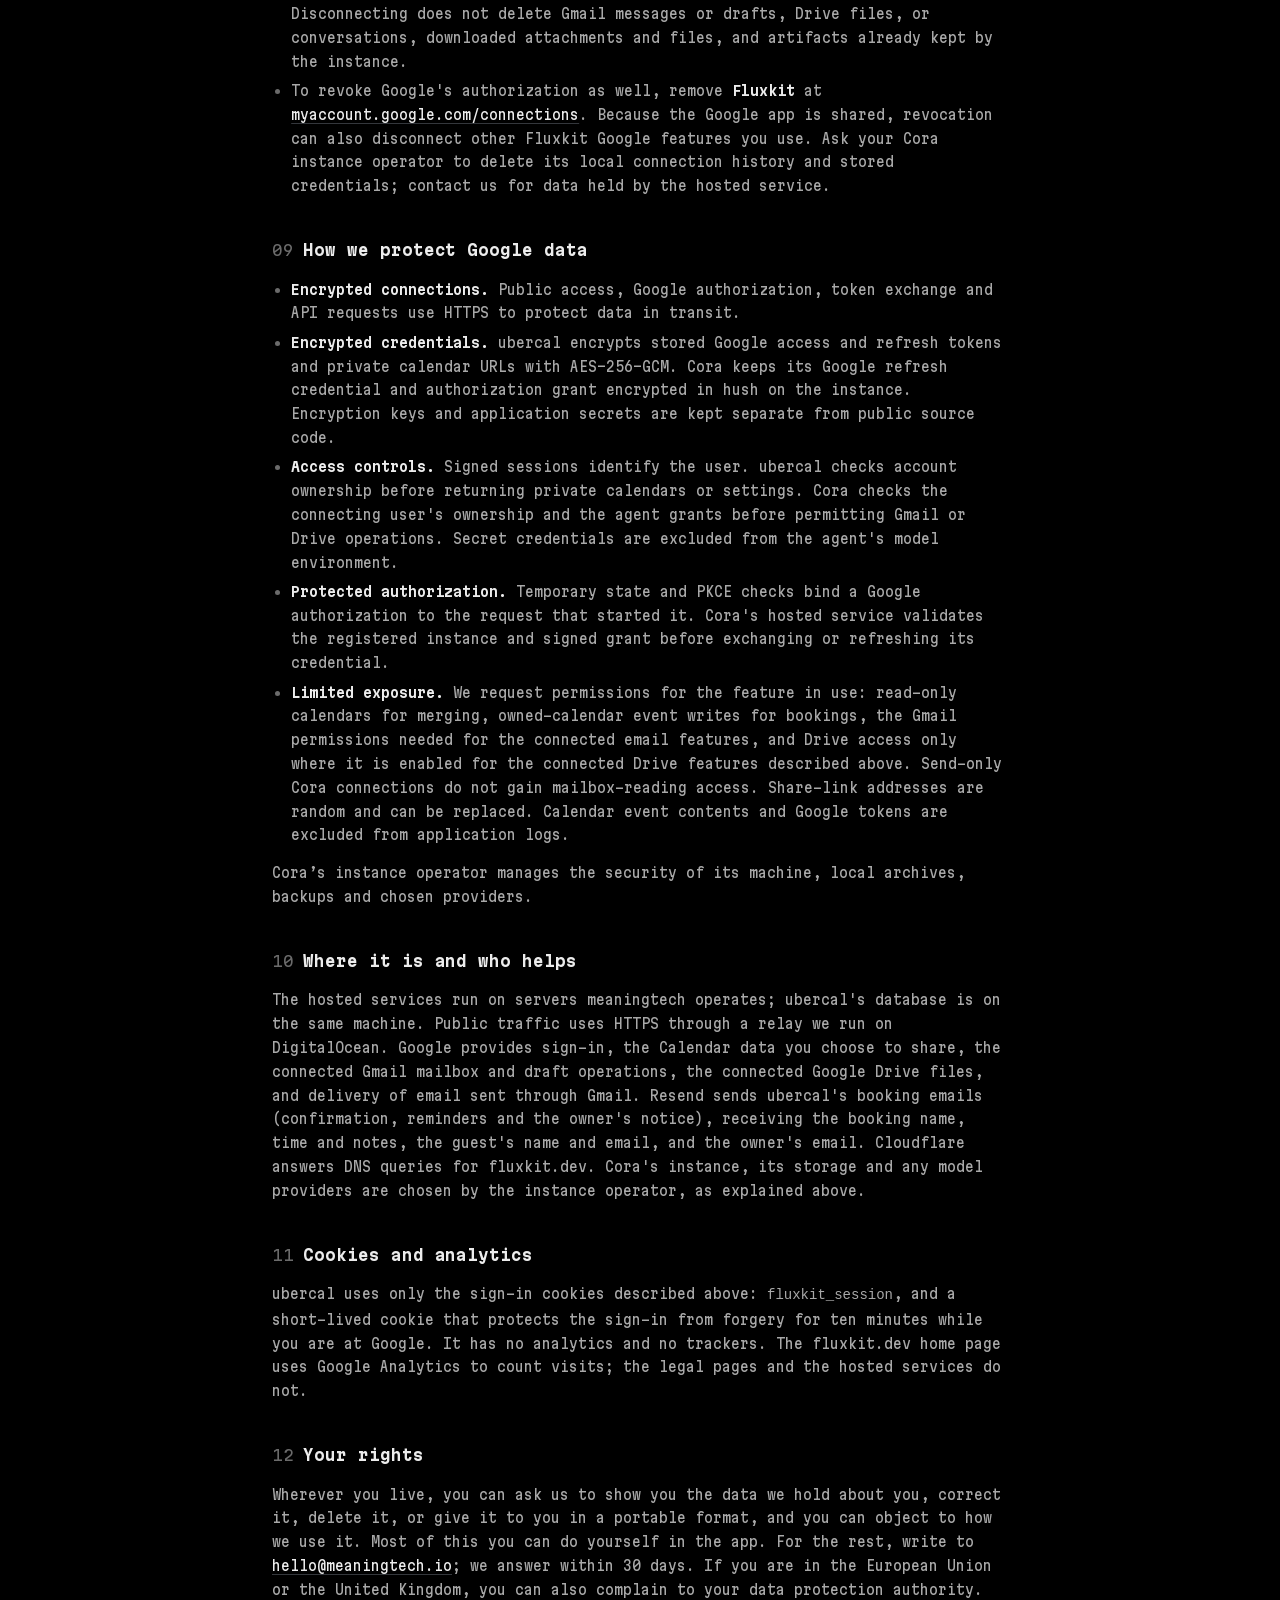
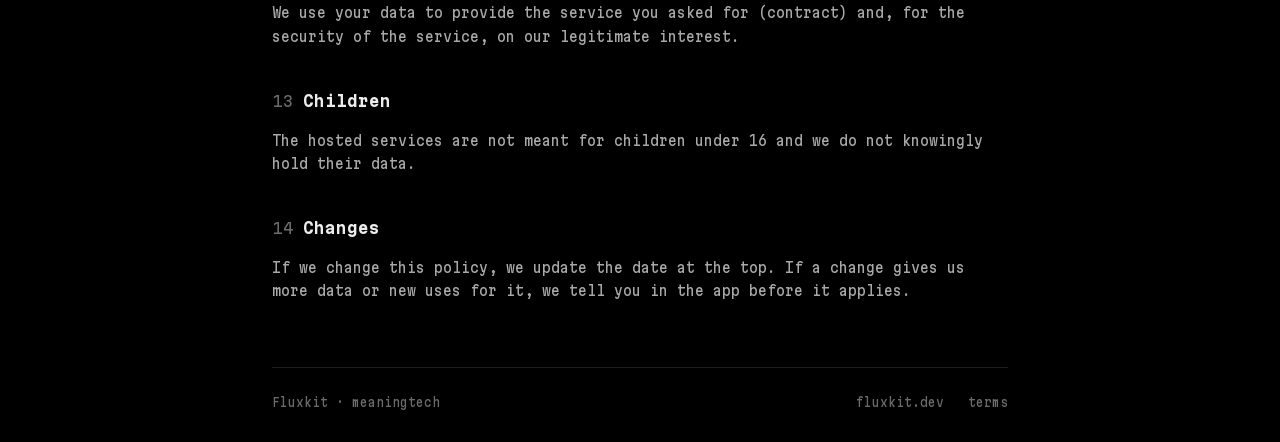
<file: privacy/index.html>
<!doctype html>
<html lang="en">
<head>
  <meta charset="utf-8">
  <meta name="viewport" content="width=device-width, initial-scale=1">
  <title>Privacy · Fluxkit</title>
  <meta name="description" content="How Fluxkit protects Google data for ubercal and Cora's optional Google email and Drive connection: access, use, storage, sharing and deletion.">
  <link rel="canonical" href="https://fluxkit.dev/privacy/">
  <link rel="icon" href="/favicon.svg" type="image/svg+xml">
  <link rel="stylesheet" href="/legal.css">
</head>
<body>
  <div class="wrap">
    <header class="bar">
      <a class="crumb" href="/">
        <svg viewBox="0 0 30 34" aria-hidden="true"><g fill="none" stroke="currentColor" stroke-width="2.6" stroke-linecap="round"><line x1="15" y1="2" x2="15" y2="16"/><line x1="15" y1="16" x2="3" y2="31"/><line x1="15" y1="16" x2="27" y2="31"/></g></svg>
        meaningtech <span>/</span> <strong>fluxkit</strong>
      </a>
      <nav aria-label="Legal">
        <a href="/privacy/" aria-current="page">privacy</a>
        <a href="/terms/">terms</a>
      </nav>
    </header>

    <main>
      <p class="label">legal</p>
      <h1>Privacy</h1>
      <p class="updated">Last updated 16 November 2026</p>

      <p class="summary"><b>In short.</b> Installed Fluxkit tools run on your own machines. If you choose a hosted feature, such as ubercal or Cora's Google email and Drive connection, we process only the data needed for that feature, with the Google access you grant. We protect credentials with encryption, never sell Google data or use it for ads or model training, and explain below how to disconnect and delete it.</p>

      <h2><span>01</span>Who we are</h2>
      <p>Fluxkit is made by meaningtech. meaningtech decides how the data described here is used (the data controller). You can reach us at <a href="mailto:hello@meaningtech.io">hello@meaningtech.io</a> for anything on this page.</p>

      <h2><span>02</span>What this covers</h2>
      <p>This policy covers fluxkit.dev, <a href="https://ubercal.fluxkit.dev">ubercal</a>, and the hosted Google authorization service at connect.fluxkit.dev used by Cora's optional Google email and Drive connection. Google shows the name <strong>Fluxkit</strong> on the consent screen for these features.</p>
      <p>Installing an open-source tool in the kit does not by itself send us its data. Its operator controls its local storage and any other providers it connects. If you enable Cora's optional Google email and Drive connection, the authorization service described here participates in that connection; Cora itself continues to run on the operator's infrastructure.</p>

      <h2><span>03</span>Signing in with Google</h2>
      <p>When you sign in to ubercal, Google tells us your Google account ID, your email address, your name and your profile picture (<code>openid</code>, <code>email</code>, <code>profile</code>). We use them to identify you and show who is signed in. A signed, strictly necessary session cookie, <code>fluxkit_session</code>, lasts up to 30 days and holds your sign-in identity.</p>
      <p>Cora's Google connection requests <code>openid</code> and <code>email</code> to confirm the connected account's identity and verified sender address. It does not request your profile picture or Calendar access. Calendar, Gmail and Google Drive permissions are requested separately, when you choose the corresponding feature. The additional Gmail and Drive permissions described below are shown by Google when you connect full mailbox or Drive access.</p>

      <h2><span>04</span>ubercal</h2>
      <p>ubercal merges calendars into share links. To do that it keeps:</p>
      <ul>
        <li><strong>Google Calendar data</strong>, only if you connect Google Calendar, through Google's read-only calendar permission (<code>calendar.readonly</code>): the list of your calendars, and the events of the calendars you choose to add, with their times, titles, descriptions, places, attendees, conference links and repeat rules. This read-only permission never creates, changes or deletes calendar data.</li>
        <li><strong>Google access tokens</strong> for each Google account you connect, encrypted at rest, so ubercal can read those calendars again every five minutes, and when a calendar app asks for a share link.</li>
        <li><strong>Calendar links you paste</strong> (.ics or webcal), encrypted at rest because they often contain a private key, and the events they contain.</li>
        <li><strong>Your share links</strong>: their names, their secret addresses, how each one shows each calendar, which dates it covers, and when a calendar app last read it.</li>
        <li><strong>Your booking pages</strong>, only if you make one: their names, durations, weekly hours, time zone and limits. To take bookings, ubercal asks Google for leave to add events to calendars you own (<code>calendar.events.owned</code>). It uses that leave only to write each booked meeting into the calendar you choose, so Google sends the invitation; it never changes or deletes your other events.</li>
        <li><strong>People who book you</strong>: the name, email address and notes they enter on your booking page, and the time they chose. They reach you as a Google Calendar invitation and an email notice, the person who booked gets a confirmation and reminders by email, and ubercal keeps these details so your page can show what is coming up, until 30 days after the meeting.</li>
      </ul>
      <p>We use this data for two purposes: to build and refresh the share links you make, and to offer and record the bookings your booking pages take. A share link shows to whoever has its address exactly what you chose: a calendar set to <em>full</em> with its details, a calendar set to <em>busy</em> with its times only and nothing else, a calendar set to <em>off</em> not at all. Treat a share link like a password; you can replace it with a new address at any time and the old one stops working at once.</p>

      <h2 id="cora"><span>05</span>Connected Gmail: Cora and Milo</h2>
      <p>You can connect a Google address in Cora's <strong>Settings → Connectors</strong>, then choose which of your agents may use it. A send-only connection requests <code>gmail.send</code>, alongside the account identity permissions above, and cannot read existing messages. When full mailbox access is enabled, Cora requests <code>gmail.modify</code> instead, the one Gmail permission that covers these features without permanent deletion. It allows the selected agents to read and search message headers, bodies and attachments; manage read/unread status, stars and labels; archive messages or move them to and from the trash; create, read and delete drafts; and send the messages you authorize. The tools available to an agent are limited by the permissions Google actually granted.</p>
      <ul>
        <li><strong>Authorization.</strong> The hosted service exchanges and refreshes Google credentials over HTTPS, verifies your email address, and binds the authorization to the Cora instance that requested it. Google's return passes through ubercal's registered callback to this service and then back to your instance.</li>
        <li><strong>Credentials.</strong> Your Cora instance stores the refresh credential and its signed authorization grant encrypted in hush. Its local connection record keeps your email address, granted permission, connection date, connecting user and chosen agents. Short-lived access tokens are held in memory.</li>
        <li><strong>Messages and drafts.</strong> Your Cora instance makes the requested searches, reads and mailbox changes directly through the Gmail API. When you send, Google receives the recipients, subject, body and any included content, and delivers the message. Gmail stores drafts created through the connection. The hosted authorization service exchanges credentials only: it does not receive message bodies, attachments or recipients, and does not read or keep an inbox.</li>
        <li><strong>Your instance and model provider.</strong> Message content and metadata read for a task can enter the agent's conversation and be processed by its configured model provider. Your instance may retain those conversations, tool results, sent-mail activity, downloaded attachments and artifacts under its operator's storage and access rules. Google credentials are not given to the model. Google data is not used to train models; the instance operator chooses the provider and account settings and must keep this processing within Google's Limited Use requirements.</li>
      </ul>
      <p>The Google connection belongs to the user who linked it. An agent can use it only after that user grants it access. Removing an agent's grant prevents further reads and other Gmail operations through that connection.</p>

      <p><strong>Milo.</strong> Milo is an installed email client using a separate OAuth client under the same Fluxkit Google project. It requests <code>gmail.modify</code> to read and synchronize the connected mailbox, organize messages and send mail. Its operator-controlled service stores the mail archive, account settings and drafts, and its clients may keep device caches for offline use. If the operator enables its optional AI features, selected email content is processed by the configured model provider. This data does not pass through Cora's hosted authorization service; the operator manages the service, device caches, model settings and deletion.</p>

      <h2 id="drive"><span>06</span>Connected Google Drive: Cora</h2>
      <p>When Google Drive access is enabled on a Cora instance, connecting a Google address also requests <code>drive</code>. It lets the agents you choose work, when you ask them, on the files that account can reach in Google Drive, including shared drives: search files and folders; read their details, comments and who they are shared with; read Google Docs, Sheets and Slides as text; download or export files; upload files and create documents, spreadsheets, presentations and folders; rename, move, copy, update, or move files to and from the trash; share files with the people, groups or domains you name and remove that access; and comment on files. These tools do not permanently delete Drive files. The tools available to an agent are limited by the permissions Google actually granted: an account that grants only <code>drive.readonly</code> cannot change files.</p>
      <ul>
        <li><strong>Files.</strong> Your Cora instance calls the Google Drive API directly. File content and metadata read for a task can enter the agent's conversation and be processed by its configured model provider, and files downloaded or exported for a task are saved on the agent's computer on your instance, under the same rules as the connected mailbox above. Files you upload or create are stored by Google in your Drive. The hosted authorization service exchanges credentials only: it does not receive file contents or metadata.</li>
        <li><strong>Sharing.</strong> When you ask an agent to share a file, Google gives access to the people, groups or domain you named and may notify them by email. Agents share a file only with whom you name.</li>
      </ul>
      <p>Credentials, agent grants and disconnection work as described for Gmail above: removing an agent's grant prevents further Drive operations through that connection.</p>

      <h2 id="limited-use"><span>07</span>Google user data: Limited Use</h2>
      <p>Fluxkit's use and transfer to any other app of information received from Google APIs will adhere to the <a href="https://developers.google.com/terms/api-services-user-data-policy">Google API Services User Data Policy</a>, including the Limited Use requirements. In particular:</p>
      <ul>
        <li>we use Google user data only to provide the visible calendar, booking, connected-email and connected-Drive features you choose;</li>
        <li>we transfer it only as needed for those features with your consent: to Google, to the people who receive your calendar links, bookings, emails or shared files, and to the service providers described here; or for security or legal requirements;</li>
        <li>we do not use it for advertising, we do not sell it, and we do not use it to train AI or machine learning models;</li>
        <li>no person at meaningtech reads it, unless you ask us to for support, it is needed for security or to investigate abuse, or the law requires it.</li>
      </ul>

      <h2 id="retention"><span>08</span>How long we keep it</h2>
      <ul>
        <li>Events are replaced every time ubercal reads their calendar; an event deleted at the source disappears from ubercal at the next read.</li>
        <li>Removing a calendar deletes its events. Disconnecting a Google account deletes its calendars and asks Google to revoke ubercal's access.</li>
        <li>Deleting your account, from the button at the bottom of the app, deletes your calendars, events, share links, booking pages, bookings, connected accounts and profile at once and revokes ubercal's Google access.</li>
        <li>The details of someone who booked you are deleted 30 days after the meeting. If you booked someone and want your details removed sooner, write to us.</li>
        <li>You can also remove ubercal's access from your Google account at any time, at <a href="https://myaccount.google.com/permissions">myaccount.google.com/permissions</a>.</li>
        <li>In Cora, disconnecting a Google connection disables it, removes all agent grants and clears cached credentials from memory. Its encrypted hush entry and local history can remain on the instance until the operator removes them. Disconnecting does not delete Gmail messages or drafts, Drive files, or conversations, downloaded attachments and files, and artifacts already kept by the instance.</li>
        <li>To revoke Google's authorization as well, remove <strong>Fluxkit</strong> at <a href="https://myaccount.google.com/connections">myaccount.google.com/connections</a>. Because the Google app is shared, revocation can also disconnect other Fluxkit Google features you use. Ask your Cora instance operator to delete its local connection history and stored credentials; contact us for data held by the hosted service.</li>
      </ul>

      <h2 id="protection"><span>09</span>How we protect Google data</h2>
      <ul>
        <li><strong>Encrypted connections.</strong> Public access, Google authorization, token exchange and API requests use HTTPS to protect data in transit.</li>
        <li><strong>Encrypted credentials.</strong> ubercal encrypts stored Google access and refresh tokens and private calendar URLs with AES-256-GCM. Cora keeps its Google refresh credential and authorization grant encrypted in hush on the instance. Encryption keys and application secrets are kept separate from public source code.</li>
        <li><strong>Access controls.</strong> Signed sessions identify the user. ubercal checks account ownership before returning private calendars or settings. Cora checks the connecting user's ownership and the agent grants before permitting Gmail or Drive operations. Secret credentials are excluded from the agent's model environment.</li>
        <li><strong>Protected authorization.</strong> Temporary state and PKCE checks bind a Google authorization to the request that started it. Cora's hosted service validates the registered instance and signed grant before exchanging or refreshing its credential.</li>
        <li><strong>Limited exposure.</strong> We request permissions for the feature in use: read-only calendars for merging, owned-calendar event writes for bookings, the Gmail permissions needed for the connected email features, and Drive access only where it is enabled for the connected Drive features described above. Send-only Cora connections do not gain mailbox-reading access. Share-link addresses are random and can be replaced. Calendar event contents and Google tokens are excluded from application logs.</li>
      </ul>
      <p>Cora’s instance operator manages the security of its machine, local archives, backups and chosen providers.</p>

      <h2><span>10</span>Where it is and who helps</h2>
      <p>The hosted services run on servers meaningtech operates; ubercal's database is on the same machine. Public traffic uses HTTPS through a relay we run on DigitalOcean. Google provides sign-in, the Calendar data you choose to share, the connected Gmail mailbox and draft operations, the connected Google Drive files, and delivery of email sent through Gmail. Resend sends ubercal's booking emails (confirmation, reminders and the owner's notice), receiving the booking name, time and notes, the guest's name and email, and the owner's email. Cloudflare answers DNS queries for fluxkit.dev. Cora's instance, its storage and any model providers are chosen by the instance operator, as explained above.</p>

      <h2><span>11</span>Cookies and analytics</h2>
      <p>ubercal uses only the sign-in cookies described above: <code>fluxkit_session</code>, and a short-lived cookie that protects the sign-in from forgery for ten minutes while you are at Google. It has no analytics and no trackers. The fluxkit.dev home page uses Google Analytics to count visits; the legal pages and the hosted services do not.</p>

      <h2><span>12</span>Your rights</h2>
      <p>Wherever you live, you can ask us to show you the data we hold about you, correct it, delete it, or give it to you in a portable format, and you can object to how we use it. Most of this you can do yourself in the app. For the rest, write to <a href="mailto:hello@meaningtech.io">hello@meaningtech.io</a>; we answer within 30 days. If you are in the European Union or the United Kingdom, you can also complain to your data protection authority. We use your data to provide the service you asked for (contract) and, for the security of the service, on our legitimate interest.</p>

      <h2><span>13</span>Children</h2>
      <p>The hosted services are not meant for children under 16 and we do not knowingly hold their data.</p>

      <h2><span>14</span>Changes</h2>
      <p>If we change this policy, we update the date at the top. If a change gives us more data or new uses for it, we tell you in the app before it applies.</p>
    </main>

    <footer>
      <span>Fluxkit · meaningtech</span>
      <nav aria-label="Footer"><a href="/">fluxkit.dev</a><a href="/terms/">terms</a></nav>
    </footer>
  </div>
</body>
</html>
</file>
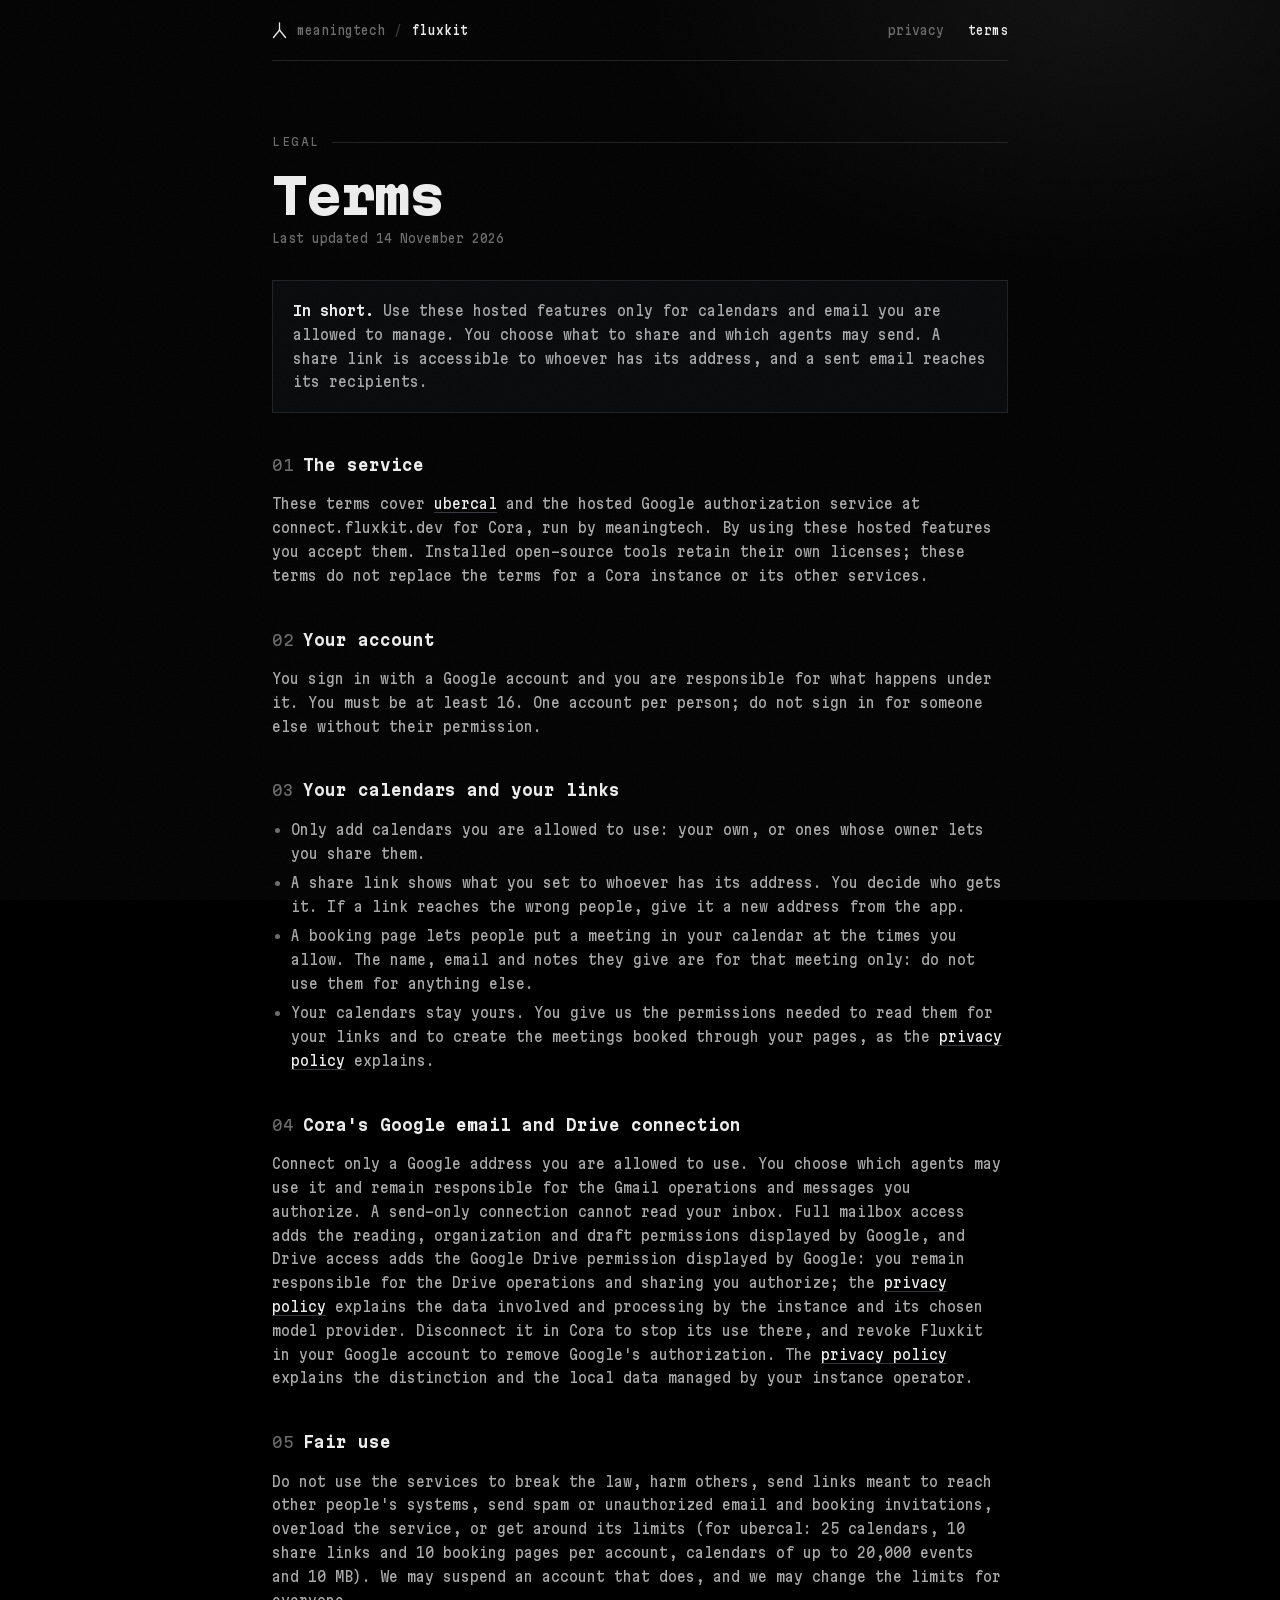
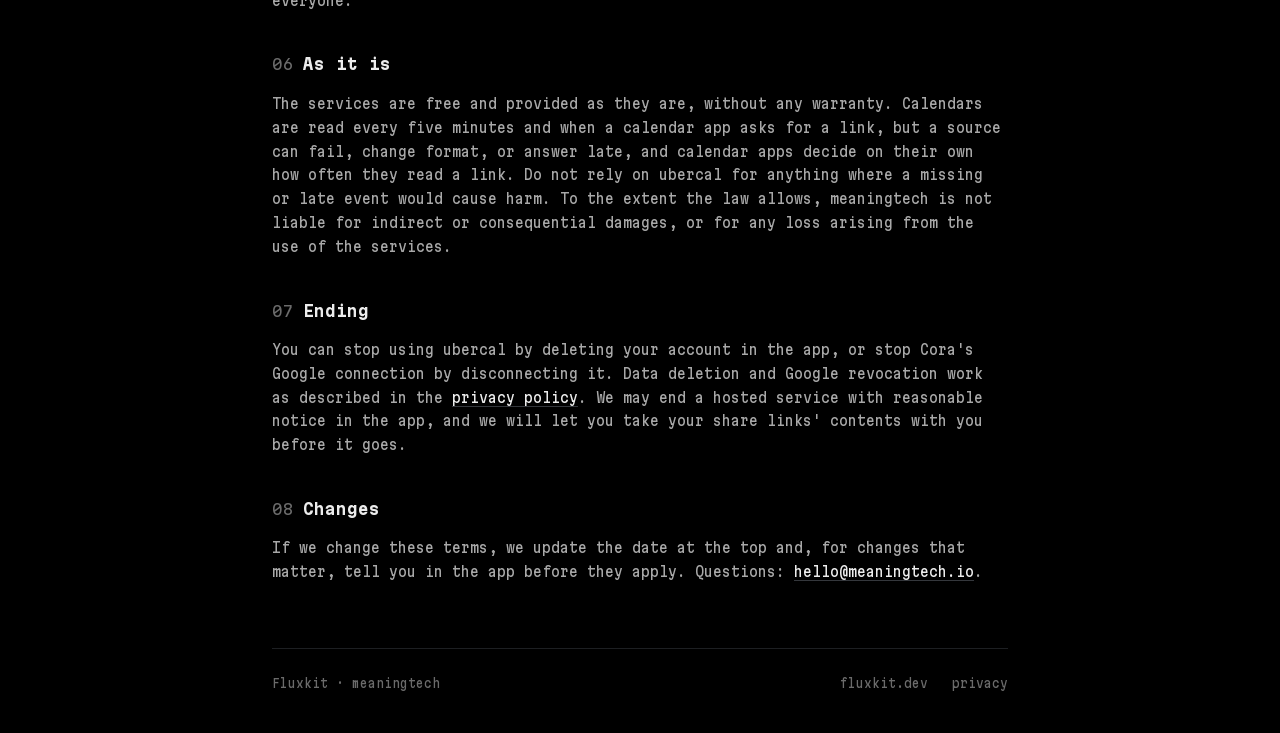
<file: terms/index.html>
<!doctype html>
<html lang="en">
<head>
  <meta charset="utf-8">
  <meta name="viewport" content="width=device-width, initial-scale=1">
  <title>Terms · Fluxkit</title>
  <meta name="description" content="The terms for ubercal and Fluxkit's hosted Google authorization service for Cora.">
  <link rel="canonical" href="https://fluxkit.dev/terms/">
  <link rel="icon" href="/favicon.svg" type="image/svg+xml">
  <link rel="stylesheet" href="/legal.css">
</head>
<body>
  <div class="wrap">
    <header class="bar">
      <a class="crumb" href="/">
        <svg viewBox="0 0 30 34" aria-hidden="true"><g fill="none" stroke="currentColor" stroke-width="2.6" stroke-linecap="round"><line x1="15" y1="2" x2="15" y2="16"/><line x1="15" y1="16" x2="3" y2="31"/><line x1="15" y1="16" x2="27" y2="31"/></g></svg>
        meaningtech <span>/</span> <strong>fluxkit</strong>
      </a>
      <nav aria-label="Legal">
        <a href="/privacy/">privacy</a>
        <a href="/terms/" aria-current="page">terms</a>
      </nav>
    </header>

    <main>
      <p class="label">legal</p>
      <h1>Terms</h1>
      <p class="updated">Last updated 14 November 2026</p>

      <p class="summary"><b>In short.</b> Use these hosted features only for calendars and email you are allowed to manage. You choose what to share and which agents may send. A share link is accessible to whoever has its address, and a sent email reaches its recipients.</p>

      <h2><span>01</span>The service</h2>
      <p>These terms cover <a href="https://ubercal.fluxkit.dev">ubercal</a> and the hosted Google authorization service at connect.fluxkit.dev for Cora, run by meaningtech. By using these hosted features you accept them. Installed open-source tools retain their own licenses; these terms do not replace the terms for a Cora instance or its other services.</p>

      <h2><span>02</span>Your account</h2>
      <p>You sign in with a Google account and you are responsible for what happens under it. You must be at least 16. One account per person; do not sign in for someone else without their permission.</p>

      <h2><span>03</span>Your calendars and your links</h2>
      <ul>
        <li>Only add calendars you are allowed to use: your own, or ones whose owner lets you share them.</li>
        <li>A share link shows what you set to whoever has its address. You decide who gets it. If a link reaches the wrong people, give it a new address from the app.</li>
        <li>A booking page lets people put a meeting in your calendar at the times you allow. The name, email and notes they give are for that meeting only: do not use them for anything else.</li>
        <li>Your calendars stay yours. You give us the permissions needed to read them for your links and to create the meetings booked through your pages, as the <a href="/privacy/">privacy policy</a> explains.</li>
      </ul>

      <h2><span>04</span>Cora's Google email and Drive connection</h2>
      <p>Connect only a Google address you are allowed to use. You choose which agents may use it and remain responsible for the Gmail operations and messages you authorize. A send-only connection cannot read your inbox. Full mailbox access adds the reading, organization and draft permissions displayed by Google, and Drive access adds the Google Drive permission displayed by Google: you remain responsible for the Drive operations and sharing you authorize; the <a href="/privacy/#cora">privacy policy</a> explains the data involved and processing by the instance and its chosen model provider. Disconnect it in Cora to stop its use there, and revoke Fluxkit in your Google account to remove Google's authorization. The <a href="/privacy/#retention">privacy policy</a> explains the distinction and the local data managed by your instance operator.</p>

      <h2><span>05</span>Fair use</h2>
      <p>Do not use the services to break the law, harm others, send links meant to reach other people's systems, send spam or unauthorized email and booking invitations, overload the service, or get around its limits (for ubercal: 25 calendars, 10 share links and 10 booking pages per account, calendars of up to 20,000 events and 10 MB). We may suspend an account that does, and we may change the limits for everyone.</p>

      <h2><span>06</span>As it is</h2>
      <p>The services are free and provided as they are, without any warranty. Calendars are read every five minutes and when a calendar app asks for a link, but a source can fail, change format, or answer late, and calendar apps decide on their own how often they read a link. Do not rely on ubercal for anything where a missing or late event would cause harm. To the extent the law allows, meaningtech is not liable for indirect or consequential damages, or for any loss arising from the use of the services.</p>

      <h2><span>07</span>Ending</h2>
      <p>You can stop using ubercal by deleting your account in the app, or stop Cora's Google connection by disconnecting it. Data deletion and Google revocation work as described in the <a href="/privacy/#retention">privacy policy</a>. We may end a hosted service with reasonable notice in the app, and we will let you take your share links' contents with you before it goes.</p>

      <h2><span>08</span>Changes</h2>
      <p>If we change these terms, we update the date at the top and, for changes that matter, tell you in the app before they apply. Questions: <a href="mailto:hello@meaningtech.io">hello@meaningtech.io</a>.</p>
    </main>

    <footer>
      <span>Fluxkit · meaningtech</span>
      <nav aria-label="Footer"><a href="/">fluxkit.dev</a><a href="/privacy/">privacy</a></nav>
    </footer>
  </div>
</body>
</html>
</file>
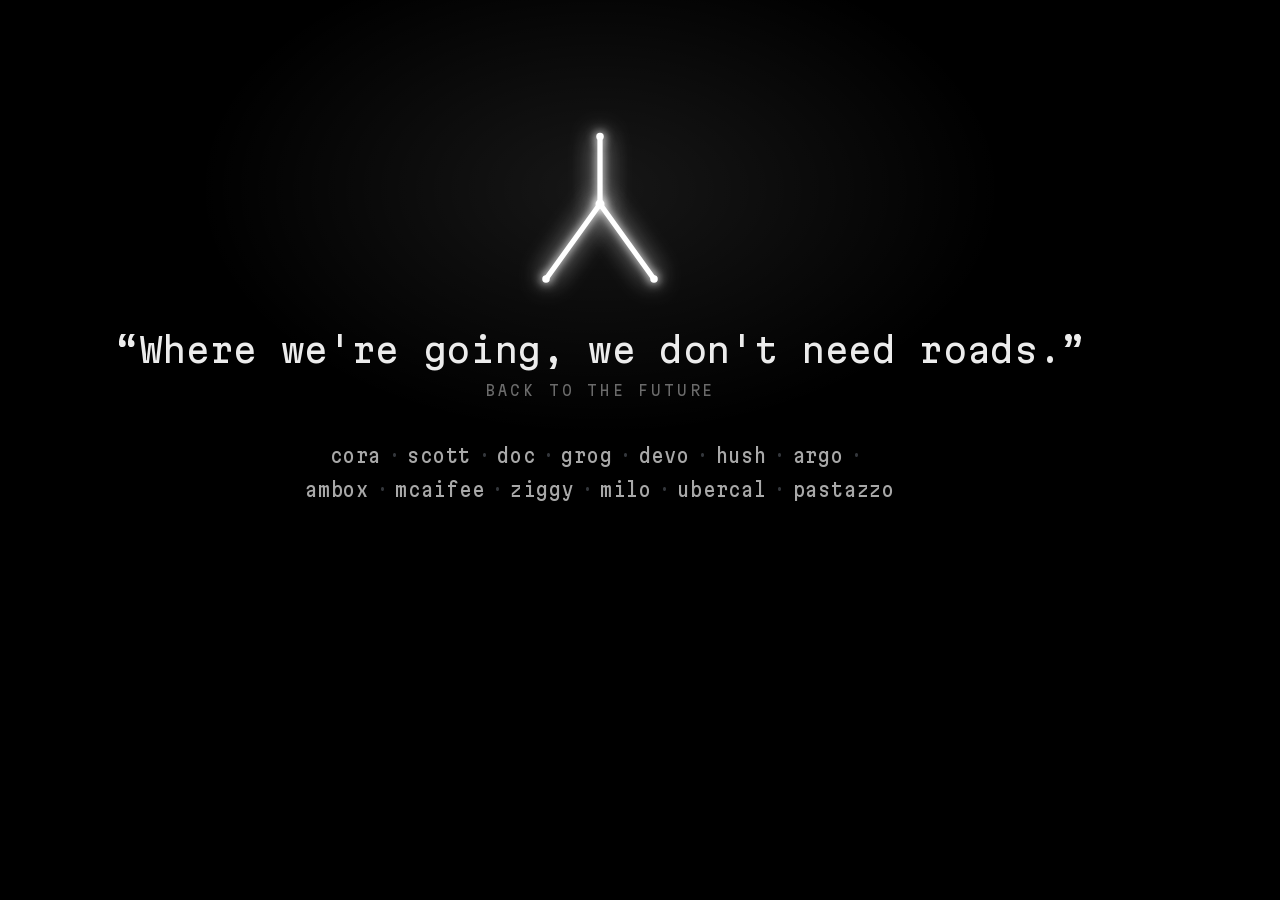
<file: og.html>
<!DOCTYPE html>
<html lang="en">
<head>
  <meta charset="utf-8">
  <meta name="robots" content="noindex">
  <title>Fluxkit card</title>
  <style>
    @font-face {
      font-family: "Martian Mono";
      src: url("fonts/martian-mono.woff2") format("woff2");
      font-weight: 100 800;
      font-stretch: 75% 112.5%;
    }
    html, body { margin: 0; background: #000; }
    .card {
      position: relative;
      display: flex;
      flex-direction: column;
      align-items: center;
      justify-content: center;
      width: 1200px;
      height: 630px;
      overflow: hidden;
      background: radial-gradient(36rem 22rem at 50% 30%, rgba(255,255,255,.09), transparent 70%), #000;
      font-family: "Martian Mono", monospace;
      color: #ececec;
    }
    svg { width: 150px; height: auto; overflow: visible; }
    line { stroke: #fff; stroke-width: 7; stroke-linecap: round; filter: drop-shadow(0 0 6px #fff) drop-shadow(0 0 16px rgba(255,255,255,.85)); }
    circle { fill: #fff; filter: drop-shadow(0 0 8px #fff); }
    p { margin: 0; }
    .quote { margin-top: 34px; font-size: 34px; font-stretch: 100%; font-weight: 400; letter-spacing: -.01em; }
    .cite { margin-top: 12px; font-size: 14px; font-stretch: 100%; letter-spacing: .2em; text-transform: uppercase; color: #6b6b6b; }
    .tools { margin-top: 40px; max-width: 1080px; font-size: 19px; font-stretch: 87.5%; letter-spacing: .04em; line-height: 1.8; text-align: center; text-wrap: balance; color: #a8a8a8; }
    .tools span { color: #34373c; padding: 0 .35em; }
  </style>
</head>
<body>
  <div class="card">
    <svg viewBox="0 0 200 230" aria-hidden="true">
      <line x1="100" y1="18" x2="100" y2="108"/>
      <line x1="100" y1="108" x2="28" y2="208"/>
      <line x1="100" y1="108" x2="172" y2="208"/>
      <circle cx="100" cy="108" r="6"/>
      <circle cx="100" cy="18" r="5"/>
      <circle cx="28" cy="208" r="5"/>
      <circle cx="172" cy="208" r="5"/>
    </svg>
    <p class="quote">“Where we're going, we don't need roads.”</p>
    <p class="cite">Back to the Future</p>
    <p class="tools">cora<span>·</span><wbr>scott<span>·</span><wbr>doc<span>·</span><wbr>grog<span>·</span><wbr>devo<span>·</span><wbr>hush<span>·</span><wbr>argo<span>·</span><wbr>ambox<span>·</span><wbr>mcaifee<span>·</span><wbr>ziggy<span>·</span><wbr>milo<span>·</span><wbr>ubercal<span>·</span><wbr>pastazzo</p>
  </div>
</body>
</html>
</file>
<file: legal.css>
@font-face {
  font-family: "Martian Mono";
  src: url("/fonts/martian-mono.woff2") format("woff2");
  font-weight: 100 800;
  font-stretch: 75% 112.5%;
  font-display: swap;
}
:root {
  --void: #000;
  --panel: #07080a;
  --ink: #ececec;
  --ink-2: #a8a8a8;
  --ink-3: #6b6b6b;
  --rule: #1d1f22;
  --rule-hi: #34373c;
  --flux: #fff;
  --measure: min(46rem, 100% - 2rem);
  --mono: "Martian Mono", ui-monospace, "SF Mono", Menlo, Consolas, monospace;
  color-scheme: dark;
}
* { box-sizing: border-box; }
html { -webkit-text-size-adjust: 100%; }
html, body { margin: 0; background: var(--void); color: var(--ink); }
body {
  font-family: var(--mono);
  font-size: 14px;
  font-stretch: 87.5%;
  line-height: 1.7;
  overflow-x: hidden;
  background: radial-gradient(50rem 30rem at 85% 0%, rgba(255,255,255,.06), transparent 60%), var(--void);
}
body::after {
  content: "";
  position: fixed;
  inset: 0;
  pointer-events: none;
  opacity: .045;
  background-image: url("data:image/svg+xml;utf8,<svg xmlns='http://www.w3.org/2000/svg' width='160' height='160'><filter id='n'><feTurbulence type='fractalNoise' baseFrequency='.9' numOctaves='3' stitchTiles='stitch'/><feColorMatrix values='0 0 0 0 1  0 0 0 0 1  0 0 0 0 1  0 0 0 .9 0'/></filter><rect width='100%' height='100%' filter='url(%23n)'/></svg>");
}
a { color: var(--ink); overflow-wrap: anywhere; text-underline-offset: 3px; text-decoration-color: var(--rule-hi); }
a:hover { text-decoration-color: var(--ink); }
:focus-visible { outline: 1px solid var(--flux); outline-offset: 3px; }
::selection { background: var(--flux); color: var(--void); }
.wrap { width: var(--measure); margin: 0 auto; }
.bar { display: flex; flex-wrap: wrap; justify-content: space-between; align-items: center; gap: .75rem 1.5rem; padding: 1.25rem 0; border-bottom: 1px solid var(--rule); font-size: 12px; color: var(--ink-3); }
.bar a { color: inherit; text-decoration: none; }
.bar a:hover { color: var(--ink); }
.bar nav { display: flex; flex-wrap: wrap; gap: .75rem 1.5rem; }
.bar [aria-current] { color: var(--ink); }
.crumb { display: flex; align-items: center; gap: .6rem; }
.crumb svg { width: 15px; height: 17px; color: var(--ink); }
.crumb strong { color: var(--ink); font-weight: 500; }
.crumb span { color: var(--rule-hi); }
.label { display: flex; align-items: center; gap: .75rem; margin: clamp(2.5rem, 7vw, 4.5rem) 0 0; color: var(--ink-3); font-size: 11px; font-stretch: 100%; letter-spacing: .14em; text-transform: uppercase; }
.label::after { content: ""; flex: 1; height: 1px; background: var(--rule); }
h1 { margin: 1.25rem 0 .5rem; font-size: clamp(2rem, 6vw, 3rem); font-weight: 800; font-stretch: 112.5%; line-height: 1; letter-spacing: -.04em; }
.updated { margin: 0 0 2rem; color: var(--ink-3); font-size: 12px; }
.summary { margin: 0 0 2.5rem; padding: 1.1rem 1.25rem; border: 1px solid var(--rule); background: var(--panel); color: var(--ink-2); }
.summary b { color: var(--ink); font-weight: 600; }
h2 { margin: 2.5rem 0 .75rem; font-size: 15px; font-weight: 700; font-stretch: 100%; letter-spacing: -.005em; }
h2 span { color: var(--ink-3); font-weight: 400; margin-right: .6rem; }
p, li { color: var(--ink-2); }
ul { padding-left: 1.2rem; }
li { margin: .35rem 0; }
li::marker { color: var(--ink-3); }
strong { color: var(--ink); font-weight: 600; }
table { width: 100%; border-collapse: collapse; margin: 1rem 0; font-size: 12.5px; }
th, td { padding: .6rem .5rem; border-bottom: 1px solid var(--rule); text-align: left; vertical-align: top; color: var(--ink-2); }
th { color: var(--ink-3); font-weight: 400; font-size: 11px; letter-spacing: .1em; text-transform: uppercase; }
td:first-child { color: var(--ink); white-space: nowrap; }
.scroll { overflow-x: auto; }
footer { margin-top: 4rem; border-top: 1px solid var(--rule); padding: 1.5rem 0 2.5rem; color: var(--ink-3); font-size: 12px; display: flex; flex-wrap: wrap; justify-content: space-between; gap: 1rem; }
footer nav { display: flex; gap: 1.5rem; }
footer a { color: inherit; text-decoration: none; }
footer a:hover { color: var(--ink); }
@media (max-width: 560px) {
  td:first-child { white-space: normal; }
}
</file>
